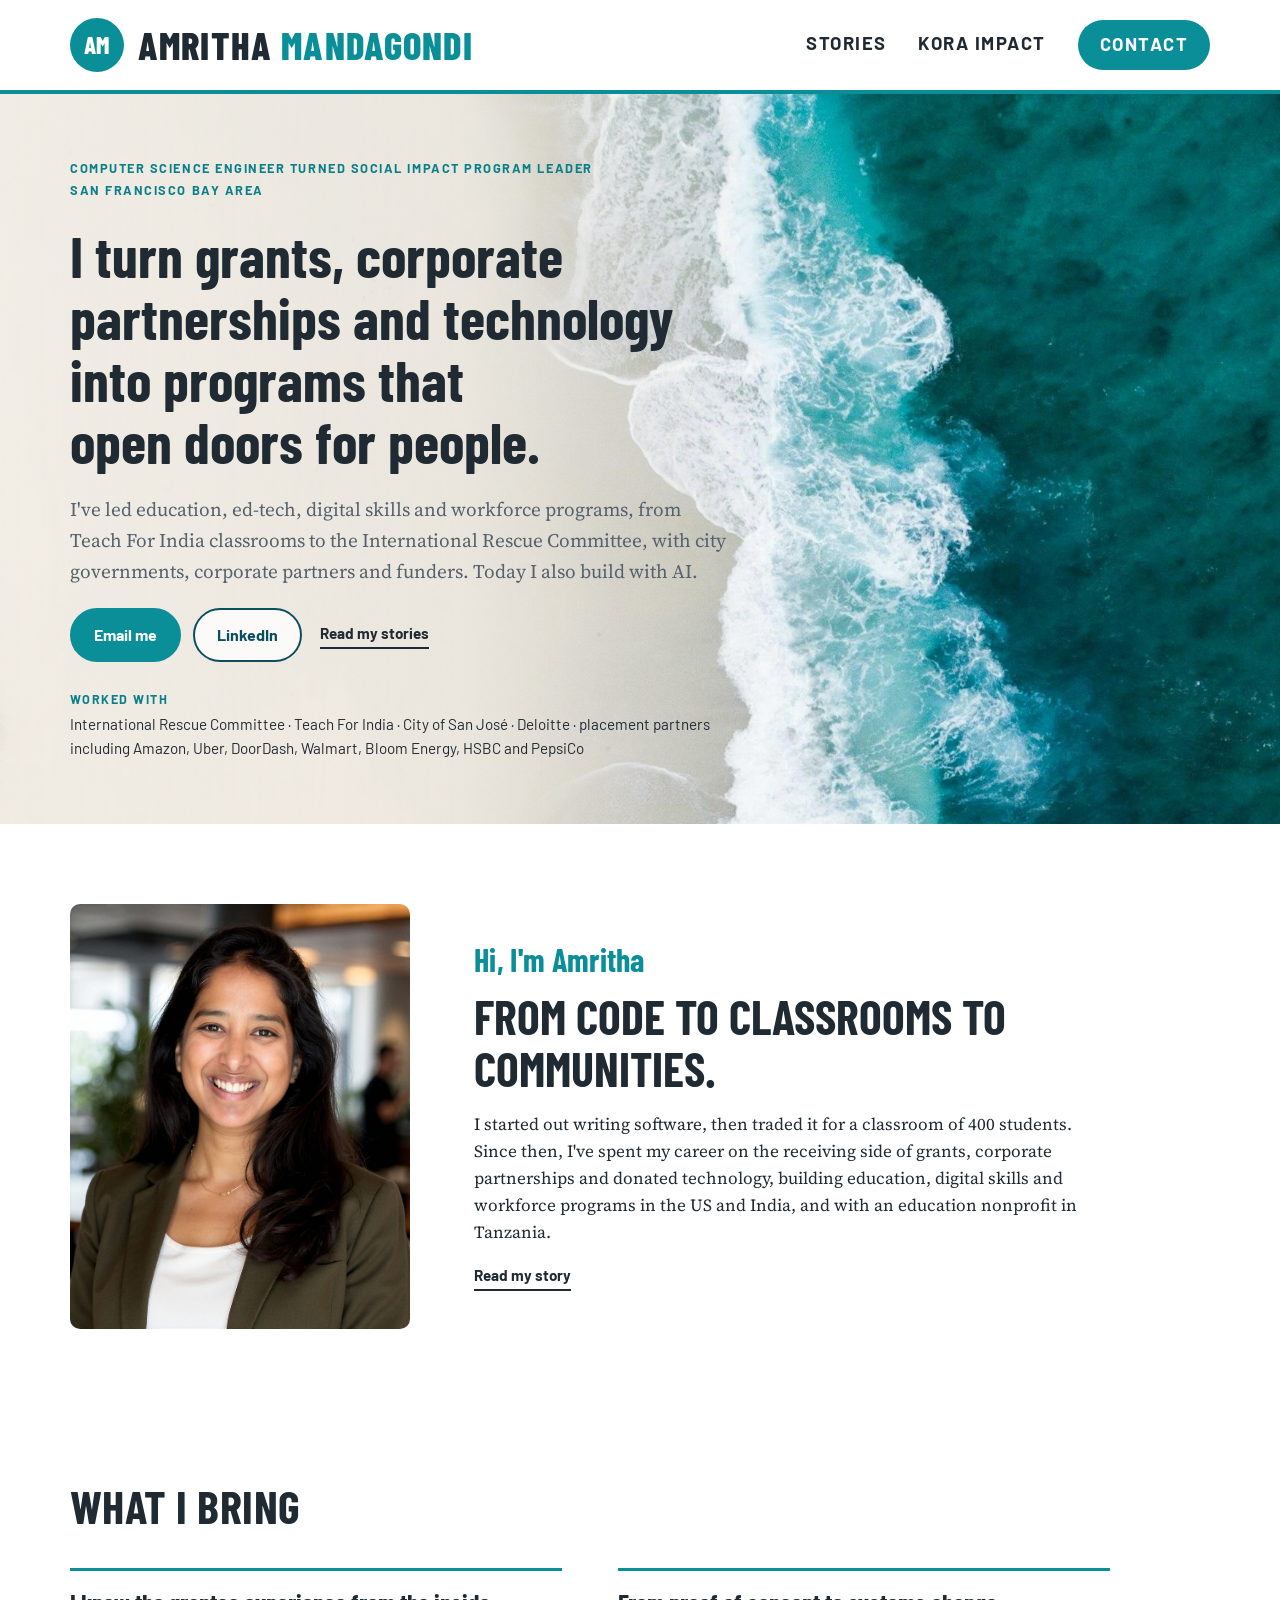
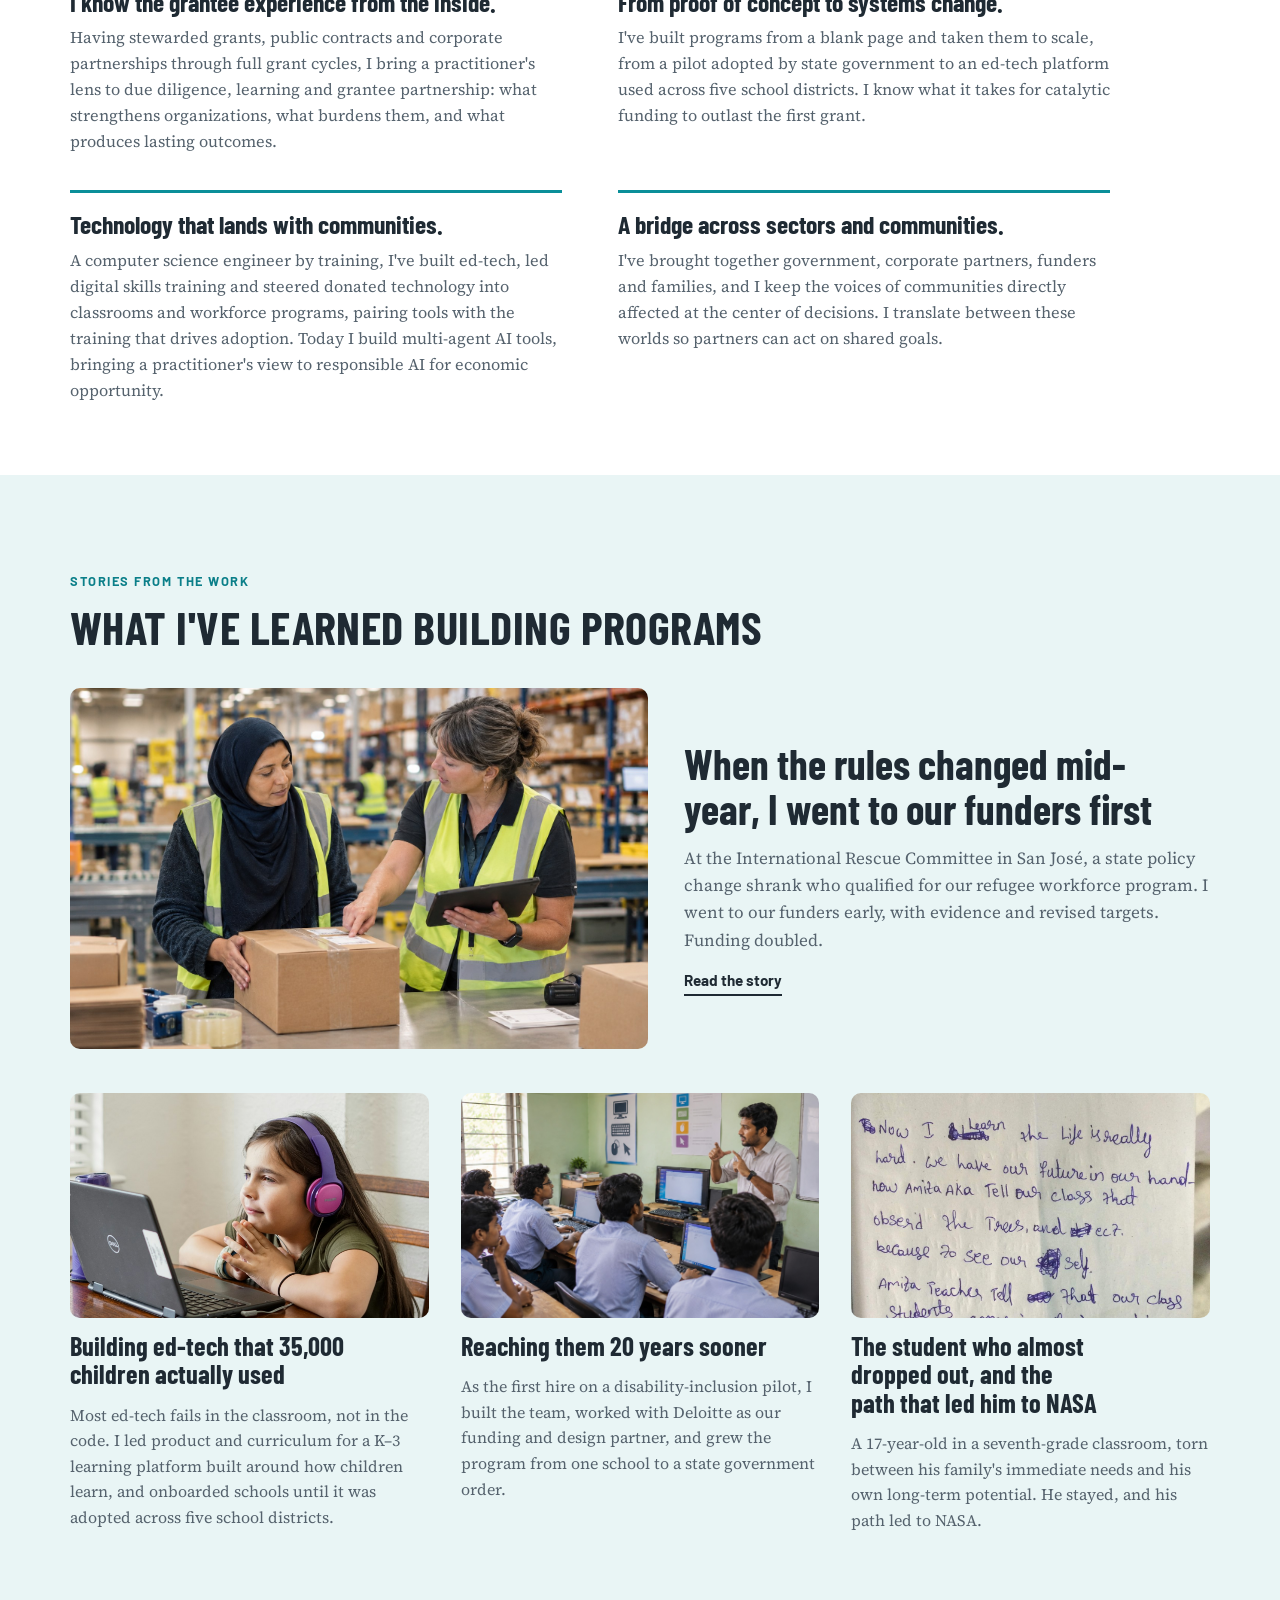
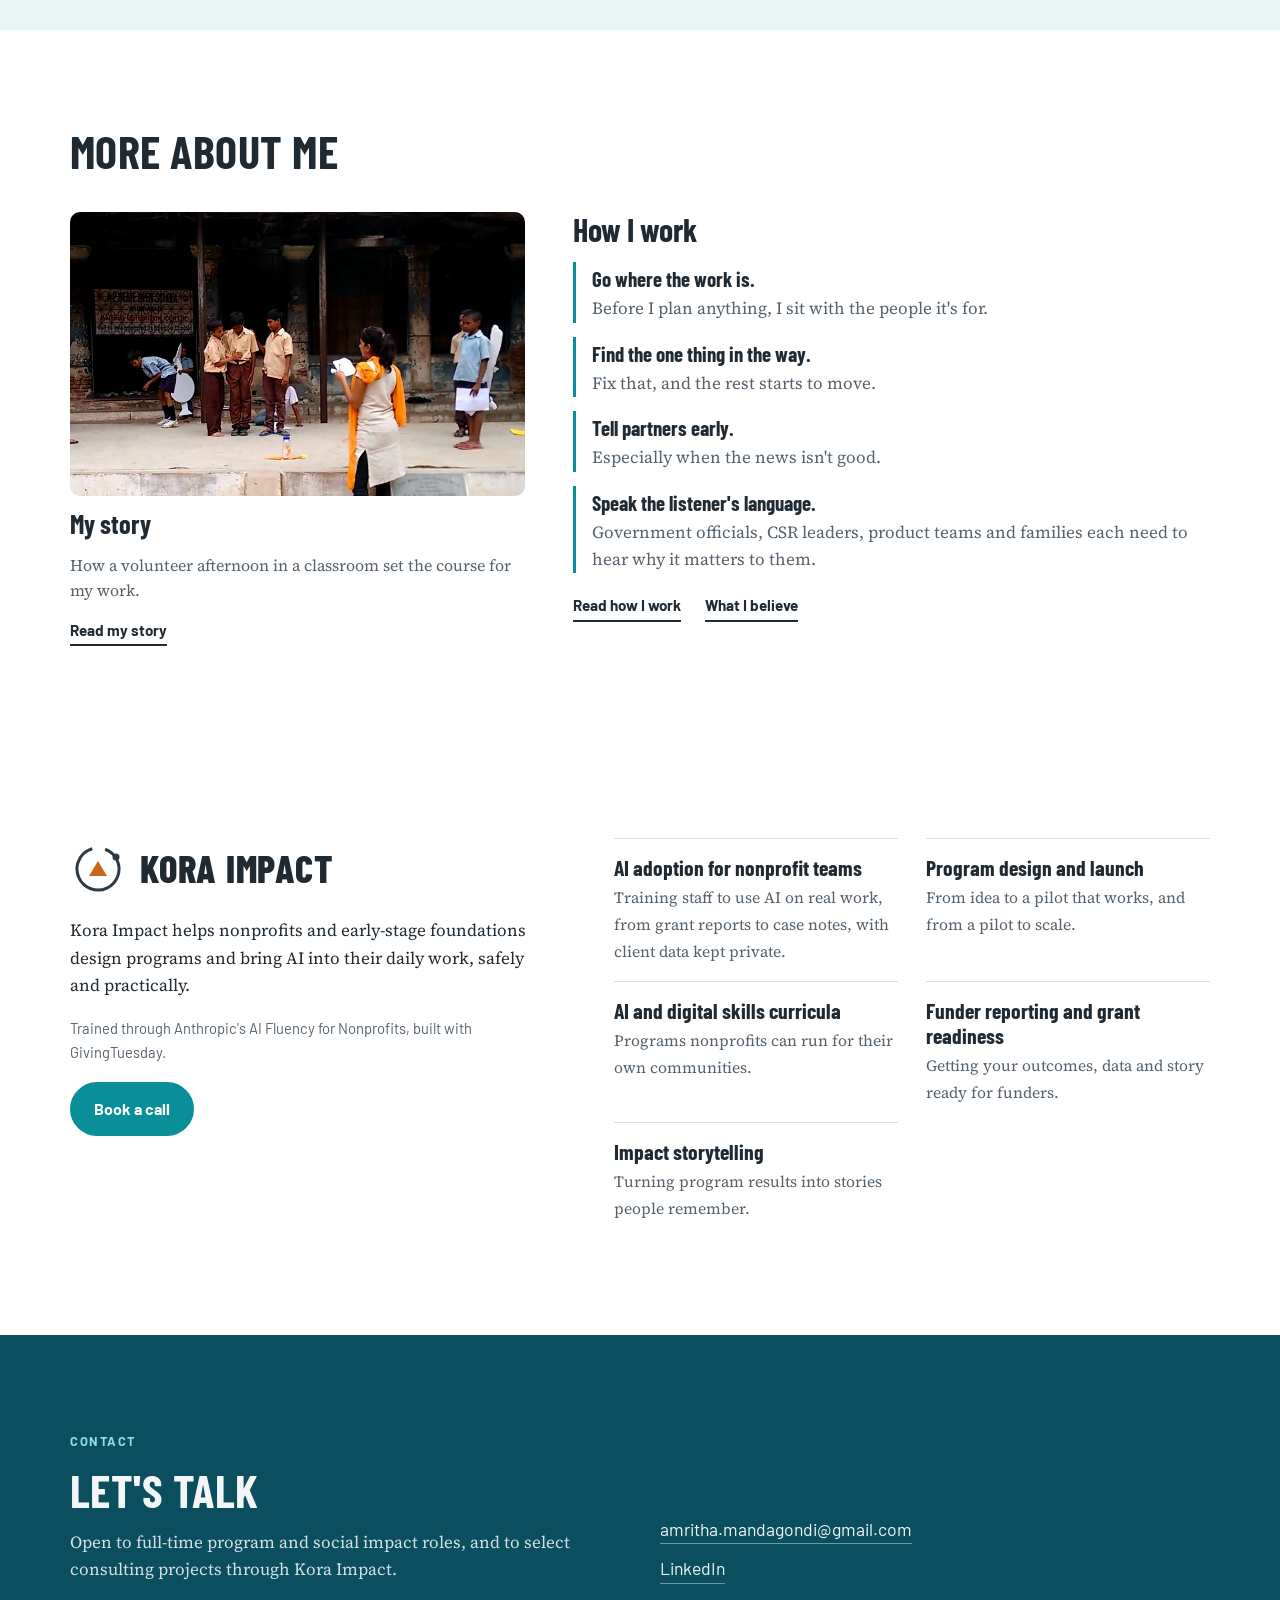
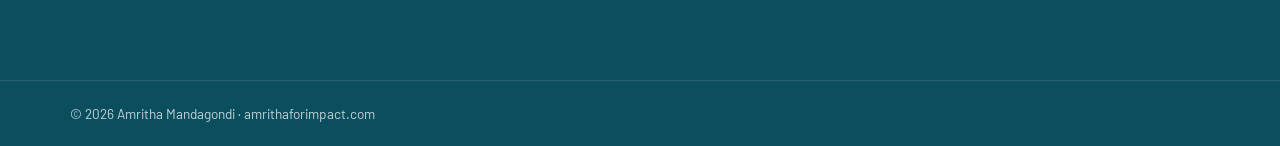
<file: index.html>
<!doctype html>
<html lang="en">
<head>
<meta charset="utf-8">
<meta name="viewport" content="width=device-width, initial-scale=1, viewport-fit=cover">
<title>Amritha Mandagondi · Computer science engineer turned social impact program leader</title>
<meta name="description" content="Computer science engineer turned social impact program leader. Education, ed-tech, digital skills and workforce programs with the International Rescue Committee, Teach For India and corporate partners.">
<meta property="og:title" content="Amritha Mandagondi · Computer science engineer turned social impact program leader">
<meta property="og:description" content="Computer science engineer turned social impact program leader. Education, ed-tech, digital skills and workforce programs with the International Rescue Committee, Teach For India and corporate partners.">
<meta property="og:type" content="website">
<meta property="og:image" content="https://amrithaforimpact.com/social-preview.jpg">
<meta property="og:image:width" content="1200">
<meta property="og:image:height" content="627">
<meta name="twitter:card" content="summary_large_image">
<link rel="icon" href="favicon.svg" type="image/svg+xml">
<link rel="preconnect" href="https://fonts.googleapis.com"><link rel="preconnect" href="https://fonts.gstatic.com" crossorigin><link href="https://fonts.googleapis.com/css2?family=Barlow+Condensed:wght@600;700;800&family=Barlow:wght@500;600;700&family=Source+Serif+4:ital,opsz,wght@0,8..60,400;0,8..60,600;1,8..60,400&display=swap" rel="stylesheet">
<link rel="stylesheet" href="styles.css?v=18">
</head>
<body>
<header class="site-header">
  <div class="wrap">
    <a class="brand" href="index.html" aria-label="Amritha Mandagondi, home"><span class="mono" aria-hidden="true">AM</span><span>Amritha <span class="brand-accent">Mandagondi</span></span></a>
    <nav class="nav" aria-label="Main">
      <a href="index.html#stories">Stories</a>
      <a href="index.html#kora">Kora Impact</a>
      <a href="index.html#contact">Contact</a>
    </nav>
  </div>
</header>
<main>

<section class="hero">
  <div class="wrap">
    <div class="hero-text">
      <span class="eyebrow">Computer science engineer turned social impact program leader<br>San Francisco Bay Area</span>
      <h1>I turn grants, corporate partnerships and technology into programs that open doors for people.</h1>
      <p class="lede">I've led education, ed-tech, digital skills and workforce programs, from Teach For India classrooms to the International Rescue Committee, with city governments, corporate partners and funders. Today I also build with AI.</p>
      <div class="hero-actions">
        <a class="btn btn-solid" href="mailto:amritha.mandagondi@gmail.com">Email me</a>
        <a class="btn" href="https://www.linkedin.com/in/amrithamandagondi" target="_blank" rel="noopener">LinkedIn</a>
        <a class="more hero-more" href="#stories">Read my stories</a>
      </div>
      <p class="worked-with-line"><span>Worked with</span> International Rescue Committee · Teach For India · City of San José · Deloitte · placement partners including Amazon, Uber, DoorDash, Walmart, Bloom Energy, HSBC and PepsiCo</p>
    </div>
  </div>
</section>

<section class="meet">
  <div class="wrap">
    <img class="meet-img" src="amritha.jpg" alt="Portrait of Amritha Mandagondi">
    <div class="meet-text">
      <span class="hi">Hi, I'm Amritha</span>
      <p class="meet-quote">From code to classrooms to communities.</p>
      <p>I started out writing software, then traded it for a classroom of 400 students. Since then, I've spent my career on the receiving side of grants, corporate partnerships and donated technology, building education, digital skills and workforce programs in the US and India, and with an education nonprofit in Tanzania.</p>
      <a class="more" href="my-story.html">Read my story</a>
    </div>
  </div>
</section>

<section id="bring">
  <div class="wrap">
    <div class="section-head"><h2 class="section-title">What I bring</h2></div>
    <ul class="bring">
      <li><strong>I know the grantee experience from the inside.</strong> Having stewarded grants, public contracts and corporate partnerships through full grant cycles, I bring a practitioner's lens to due diligence, learning and grantee partnership: what strengthens organizations, what burdens them, and what produces lasting outcomes.</li>
      <li><strong>From proof of concept to systems change.</strong> I've built programs from a blank page and taken them to scale, from a pilot adopted by state government to an ed-tech platform used across five school districts. I know what it takes for catalytic funding to outlast the first grant.</li>
      <li><strong>Technology that lands with communities.</strong> A computer science engineer by training, I've built ed-tech, led digital skills training and steered donated technology into classrooms and workforce programs, pairing tools with the training that drives adoption. Today I build multi-agent AI tools, bringing a practitioner's view to responsible AI for economic opportunity.</li>
      <li><strong>A bridge across sectors and communities.</strong> I've brought together government, corporate partners, funders and families, and I keep the voices of communities directly affected at the center of decisions. I translate between these worlds so partners can act on shared goals.</li>
    </ul>
  </div>
</section>

<section id="stories" class="tint">
  <div class="wrap">
    <div class="section-head"><span class="eyebrow">Stories from the work</span><h2 class="section-title">What I've learned building programs</h2></div>
    <a class="feature" href="story-irc-funding.html"><img class="card-img" src="photo-irc.jpg" alt="A warehouse supervisor showing a new employee how to label a package at a packing station" loading="lazy"><div class="feature-text"><h3>When the rules changed mid-year, I went to our funders first</h3><p>At the International Rescue Committee in San José, a state policy change shrank who qualified for our refugee workforce program. I went to our funders early, with evidence and revised targets. Funding doubled.</p><span class="more">Read the story</span></div></a>
    <div class="grid-3">
      <a class="card" href="story-pathtoexcel.html"><img class="card-img" src="photo-pathtoexcel.jpg" alt="A young girl with headphones learning on a laptop" loading="lazy"><h3>Building ed-tech that 35,000 children actually used</h3><p>Most ed-tech fails in the classroom, not in the code. I led product and curriculum for a K–3 learning platform built around how children learn, and onboarded schools until it was adopted across five school districts.</p></a>
      <a class="card" href="story-youth4jobs.html"><img class="card-img" src="photo-youth4jobs.jpg" alt="An instructor signing to deaf students in a school computer lab" loading="lazy"><h3>Reaching them 20 years sooner</h3><p>As the first hire on a disability-inclusion pilot, I built the team, worked with Deloitte as our funding and design partner, and grew the program from one school to a state government order.</p></a>
      <a class="card" href="story-teach-for-india.html"><img class="card-img" src="student-note-card.jpg" alt="A student's handwritten note: Now I learn the life is really hard. We have our future in our hand." loading="lazy"><h3>The student who almost dropped out, and the path that led him to NASA</h3><p>A 17-year-old in a seventh-grade classroom, torn between his family's immediate needs and his own long-term potential. He stayed, and his path led to NASA.</p></a>
    </div>
  </div>
</section>


<section id="about">
  <div class="wrap">
    <div class="section-head"><h2 class="section-title">More about me</h2></div>
    <div class="about-row">
      <div class="card"><img class="card-img" src="teaching-outdoors.jpg" alt="Amritha leading an outdoor activity with students at a government school in India" loading="lazy"><h3>My story</h3><p>How a volunteer afternoon in a classroom set the course for my work.</p><a class="more" href="my-story.html">Read my story</a></div>
      <div class="hiw-mini">
        <h3>How I work</h3>
        <ul>
          <li><strong>Go where the work is.</strong> Before I plan anything, I sit with the people it's for.</li>
          <li><strong>Find the one thing in the way.</strong> Fix that, and the rest starts to move.</li>
          <li><strong>Tell partners early.</strong> Especially when the news isn't good.</li>
          <li><strong>Speak the listener's language.</strong> Government officials, CSR leaders, product teams and families each need to hear why it matters to them.</li>
        </ul>
        <p class="hiw-links"><a class="more" href="how-i-work.html">Read how I work</a><a class="more" href="what-i-believe.html">What I believe</a></p>
      </div>
    </div>
  </div>
</section>

<section id="kora" class="kora">
  <div class="wrap">
    <div class="kora-intro">
      <div class="kora-mark"><svg viewBox="0 0 56 56" aria-hidden="true"><circle cx="28" cy="28" r="21" fill="none" stroke="#2e3a45" stroke-width="3" stroke-dasharray="118 14" transform="rotate(-70 28 28)"/><path d="M19 35 L28 20 L37 35 Z" fill="#c8681c"/><circle cx="46" cy="16" r="3.5" fill="#2e3a45"/></svg><span>Kora Impact</span></div>
      <p>Kora Impact helps nonprofits and early-stage foundations design programs and bring AI into their daily work, safely and practically.</p>
      <p class="kora-note">Trained through Anthropic's AI Fluency for Nonprofits, built with GivingTuesday.</p>
      <p><a class="btn btn-solid" href="https://docs.google.com/forms/d/e/1FAIpQLSe-I0rdW7DKGYNrbHm2So-DHkjAGszUHiwaADvJ9BTli4YFmw/viewform" target="_blank" rel="noopener">Book a call</a></p>
    </div>
    <div>
      <ul class="services">
        <li><strong>AI adoption for nonprofit teams</strong><span>Training staff to use AI on real work, from grant reports to case notes, with client data kept private.</span></li>
        <li><strong>Program design and launch</strong><span>From idea to a pilot that works, and from a pilot to scale.</span></li>
        <li><strong>AI and digital skills curricula</strong><span>Programs nonprofits can run for their own communities.</span></li>
        <li><strong>Funder reporting and grant readiness</strong><span>Getting your outcomes, data and story ready for funders.</span></li>
        <li><strong>Impact storytelling</strong><span>Turning program results into stories people remember.</span></li>
      </ul>
    </div>
  </div>
</section>

<section id="contact" class="band contact">
  <div class="wrap">
    <div style="display:grid;gap:14px">
      <span class="eyebrow">Contact</span>
      <h2 class="section-title">Let's talk</h2>
      <p style="color:#c9d1d8">Open to full-time program and social impact roles, and to select consulting projects through Kora Impact.</p>
    </div>
    <div class="contact-links">
      <a href="mailto:amritha.mandagondi@gmail.com">amritha.mandagondi@gmail.com</a>
      <a href="https://www.linkedin.com/in/amrithamandagondi" target="_blank" rel="noopener">LinkedIn</a>
    </div>
  </div>
</section>
<script src="site.js"></script>
</main>
<footer class="site-footer"><div class="wrap">© 2026 Amritha Mandagondi · amrithaforimpact.com</div></footer>
</body>
</html>
</file>
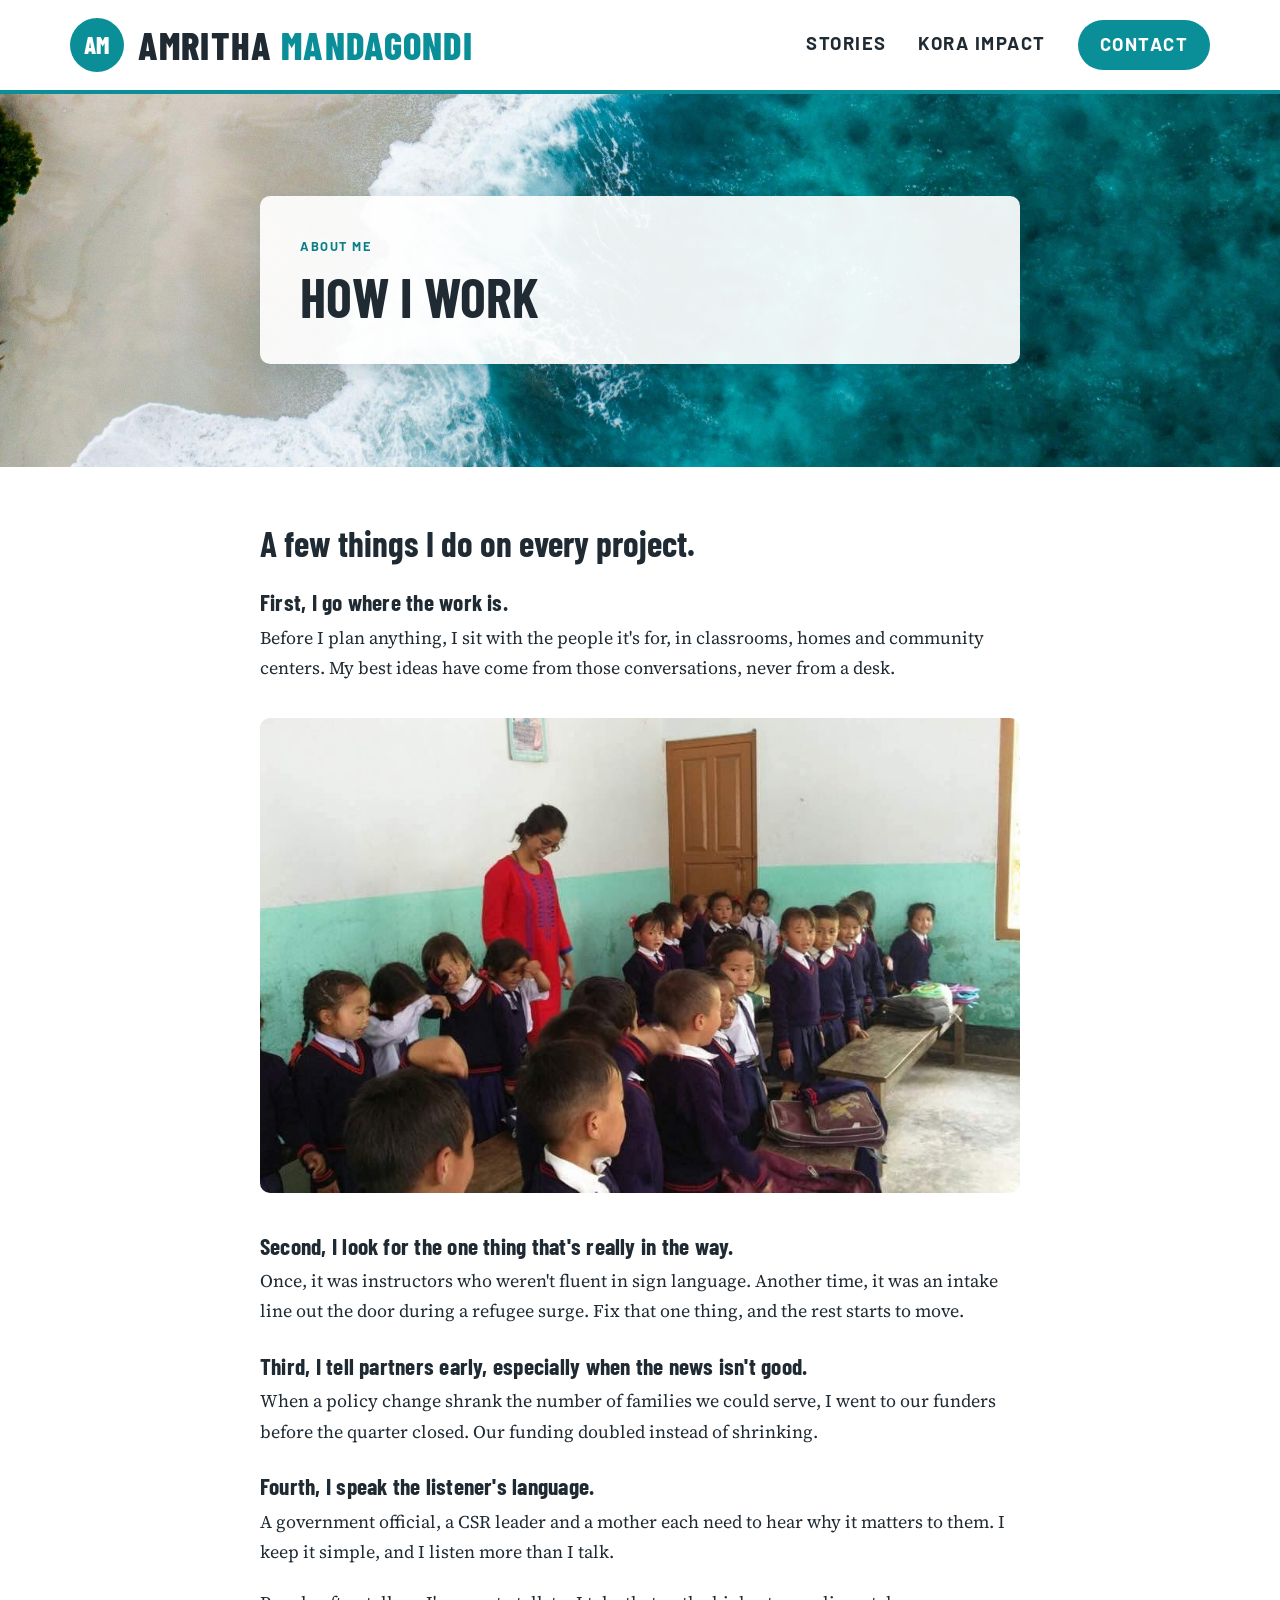
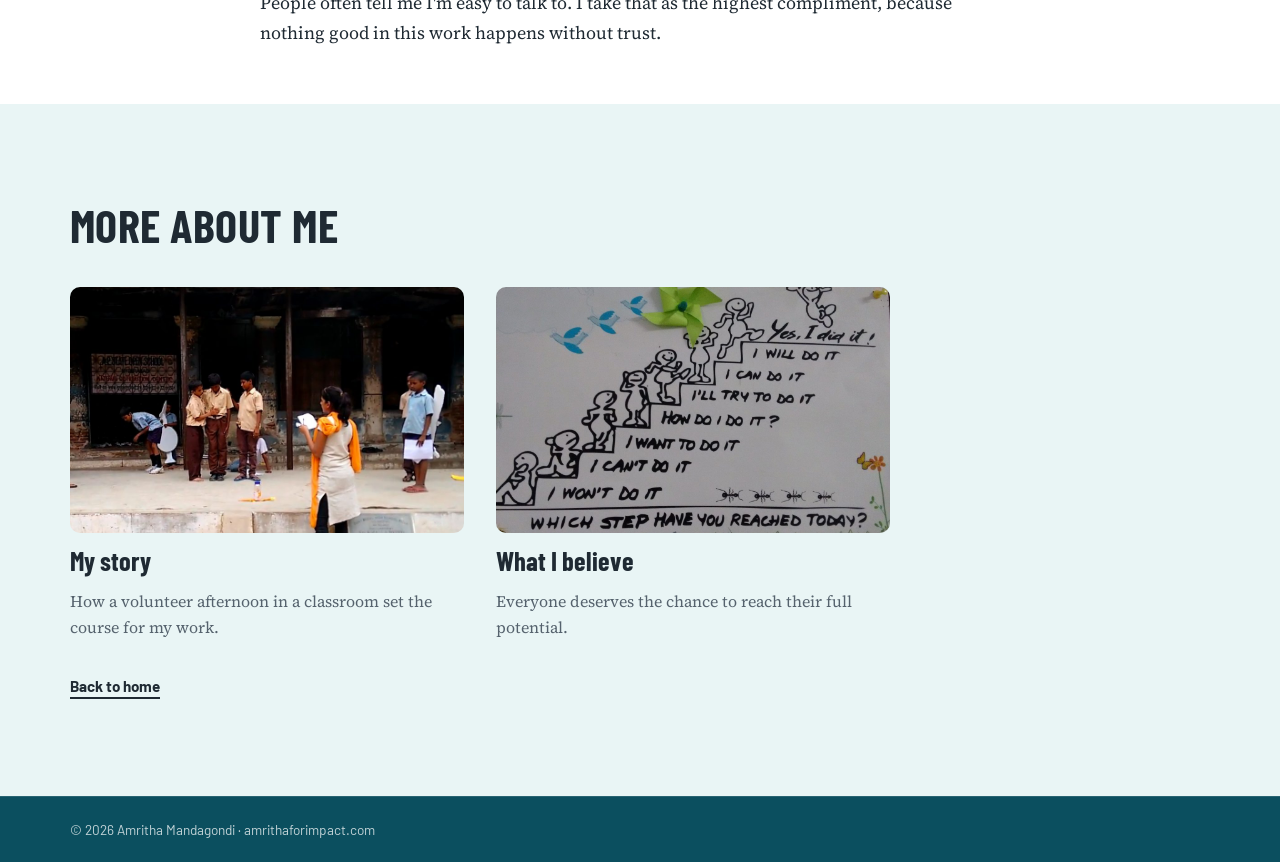
<file: how-i-work.html>
<!doctype html>
<html lang="en">
<head>
<meta charset="utf-8">
<meta name="viewport" content="width=device-width, initial-scale=1, viewport-fit=cover">
<title>How I work | Amritha Mandagondi</title>
<meta name="description" content="A few things I do on every project.">
<meta property="og:title" content="How I work | Amritha Mandagondi">
<meta property="og:description" content="A few things I do on every project.">
<meta property="og:type" content="website">
<meta property="og:image" content="https://amrithaforimpact.com/social-preview.jpg">
<meta property="og:image:width" content="1200">
<meta property="og:image:height" content="627">
<meta name="twitter:card" content="summary_large_image">
<link rel="icon" href="favicon.svg" type="image/svg+xml">
<link rel="preconnect" href="https://fonts.googleapis.com"><link rel="preconnect" href="https://fonts.gstatic.com" crossorigin><link href="https://fonts.googleapis.com/css2?family=Barlow+Condensed:wght@600;700;800&family=Barlow:wght@500;600;700&family=Source+Serif+4:ital,opsz,wght@0,8..60,400;0,8..60,600;1,8..60,400&display=swap" rel="stylesheet">
<link rel="stylesheet" href="styles.css?v=18">
</head>
<body>
<header class="site-header">
  <div class="wrap">
    <a class="brand" href="index.html" aria-label="Amritha Mandagondi, home"><span class="mono" aria-hidden="true">AM</span><span>Amritha <span class="brand-accent">Mandagondi</span></span></a>
    <nav class="nav" aria-label="Main">
      <a href="index.html#stories">Stories</a>
      <a href="index.html#kora">Kora Impact</a>
      <a href="index.html#contact">Contact</a>
    </nav>
  </div>
</header>
<main>

<section class="story-head">
  <div class="wrap story-col">
    <div class="story-panel">
      <span class="eyebrow">About me</span>
      <h1>How I work</h1>
    </div>
  </div>
</section>
<section class="story-main">
  <div class="wrap story-col">
    <article class="story-body">
      <p><span class="lead-line">A few things I do on every project.</span></p>
      <p><strong>First, I go where the work is.</strong><br>Before I plan anything, I sit with the people it's for, in classrooms, homes and community centers. My best ideas have come from those conversations, never from a desk.</p>
      <figure class="body-fig"><img class="card-img" src="northeast-classroom.jpg" alt="Amritha with young students in a classroom in Northeast India" loading="lazy"></figure>
      <p><strong>Second, I look for the one thing that's really in the way.</strong><br>Once, it was instructors who weren't fluent in sign language. Another time, it was an intake line out the door during a refugee surge. Fix that one thing, and the rest starts to move.</p>
      <p><strong>Third, I tell partners early, especially when the news isn't good.</strong><br>When a policy change shrank the number of families we could serve, I went to our funders before the quarter closed. Our funding doubled instead of shrinking.</p>
      <p><strong>Fourth, I speak the listener's language.</strong><br>A government official, a CSR leader and a mother each need to hear why it matters to them. I keep it simple, and I listen more than I talk.</p>
      <p>People often tell me I'm easy to talk to. I take that as the highest compliment, because nothing good in this work happens without trust.</p>
    </article>
  </div>
</section>


<section class="tint">
  <div class="wrap">
    <div class="section-head"><h2 class="section-title">More about me</h2></div>
    <div class="grid-2">
      <a class="card" href="my-story.html"><img class="card-img" src="teaching-outdoors.jpg" alt="Amritha leading an outdoor activity with students at a government school in India" loading="lazy"><h3>My story</h3><p>How a volunteer afternoon in a classroom set the course for my work.</p></a>
      <a class="card" href="what-i-believe.html"><img class="card-img" src="steps-poster.jpg" alt="Classroom poster of steps from I won't do it to Yes, I did it" loading="lazy"><h3>What I believe</h3><p>Everyone deserves the chance to reach their full potential.</p></a>
    </div>
    <p style="margin-top:32px"><a class="more" href="index.html#about">Back to home</a></p>
  </div>
</section>
</main>
<footer class="site-footer"><div class="wrap">© 2026 Amritha Mandagondi · amrithaforimpact.com</div></footer>
</body>
</html>
</file>
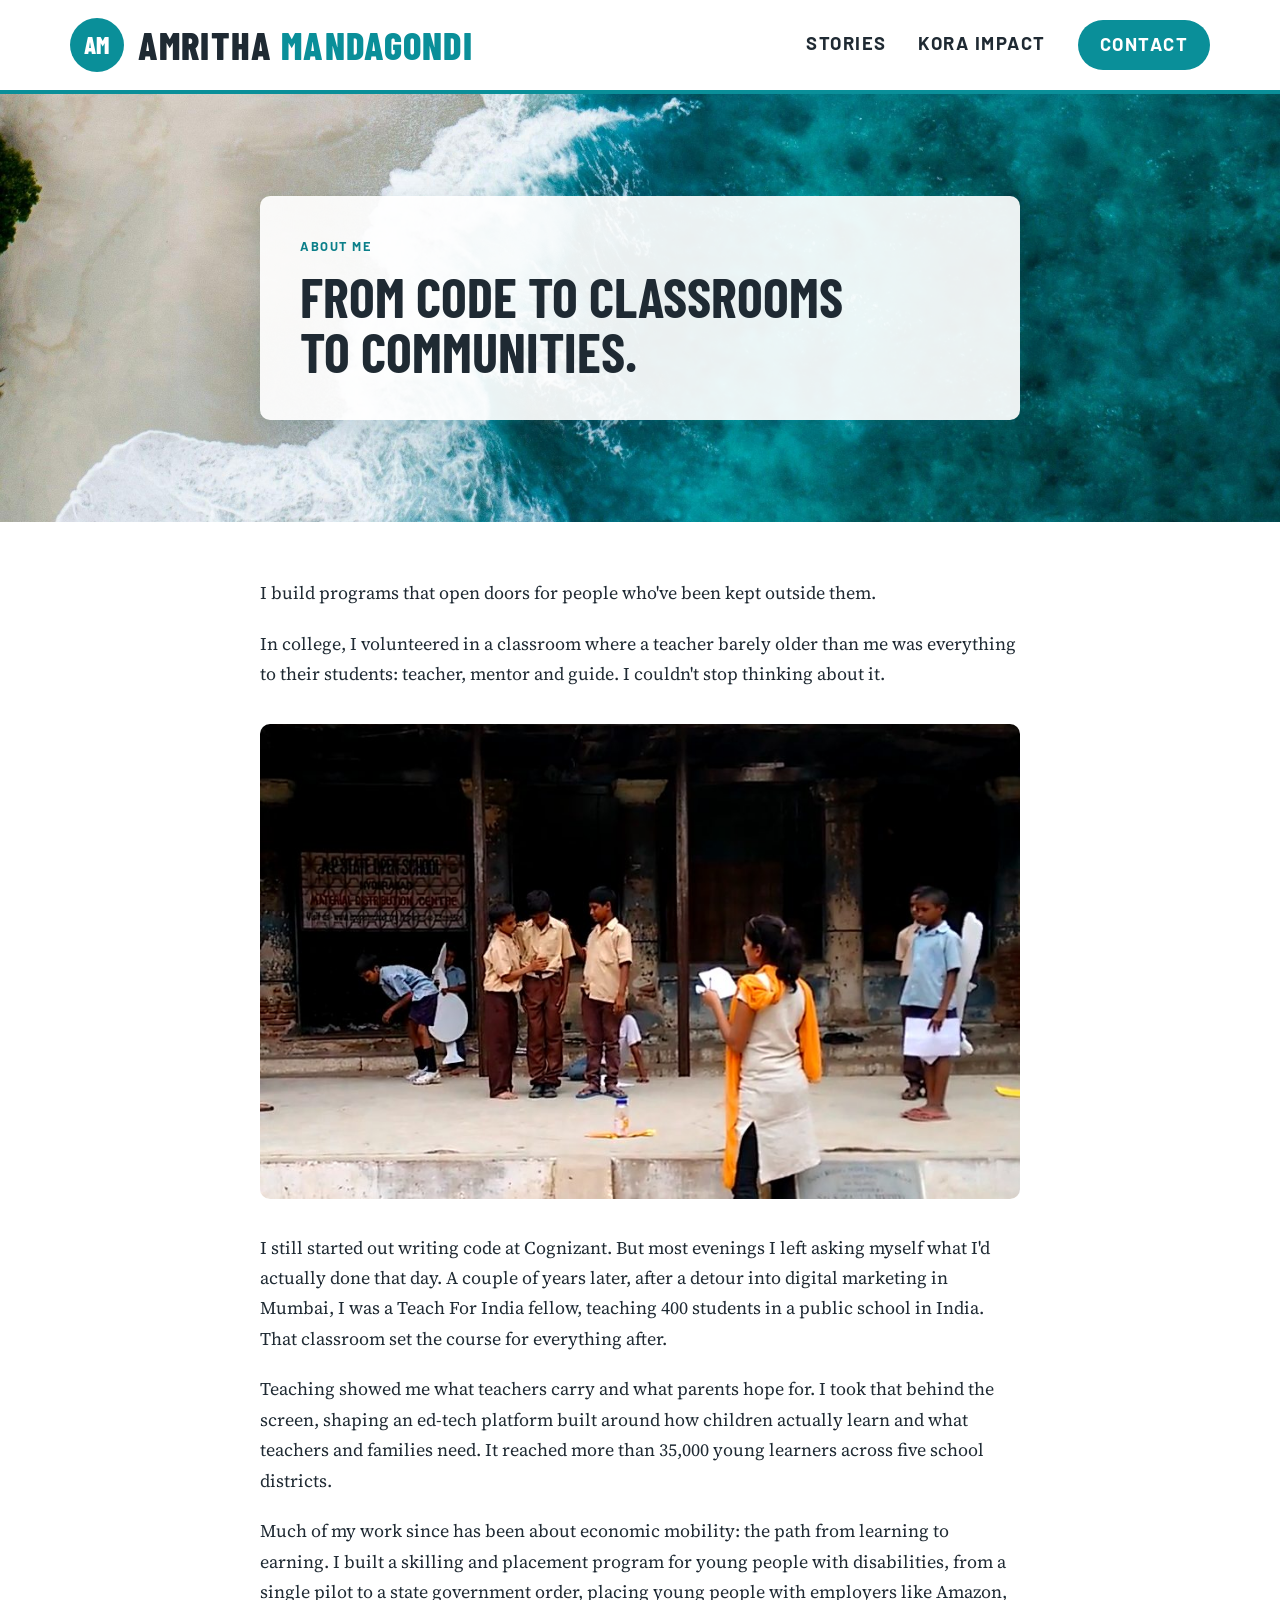
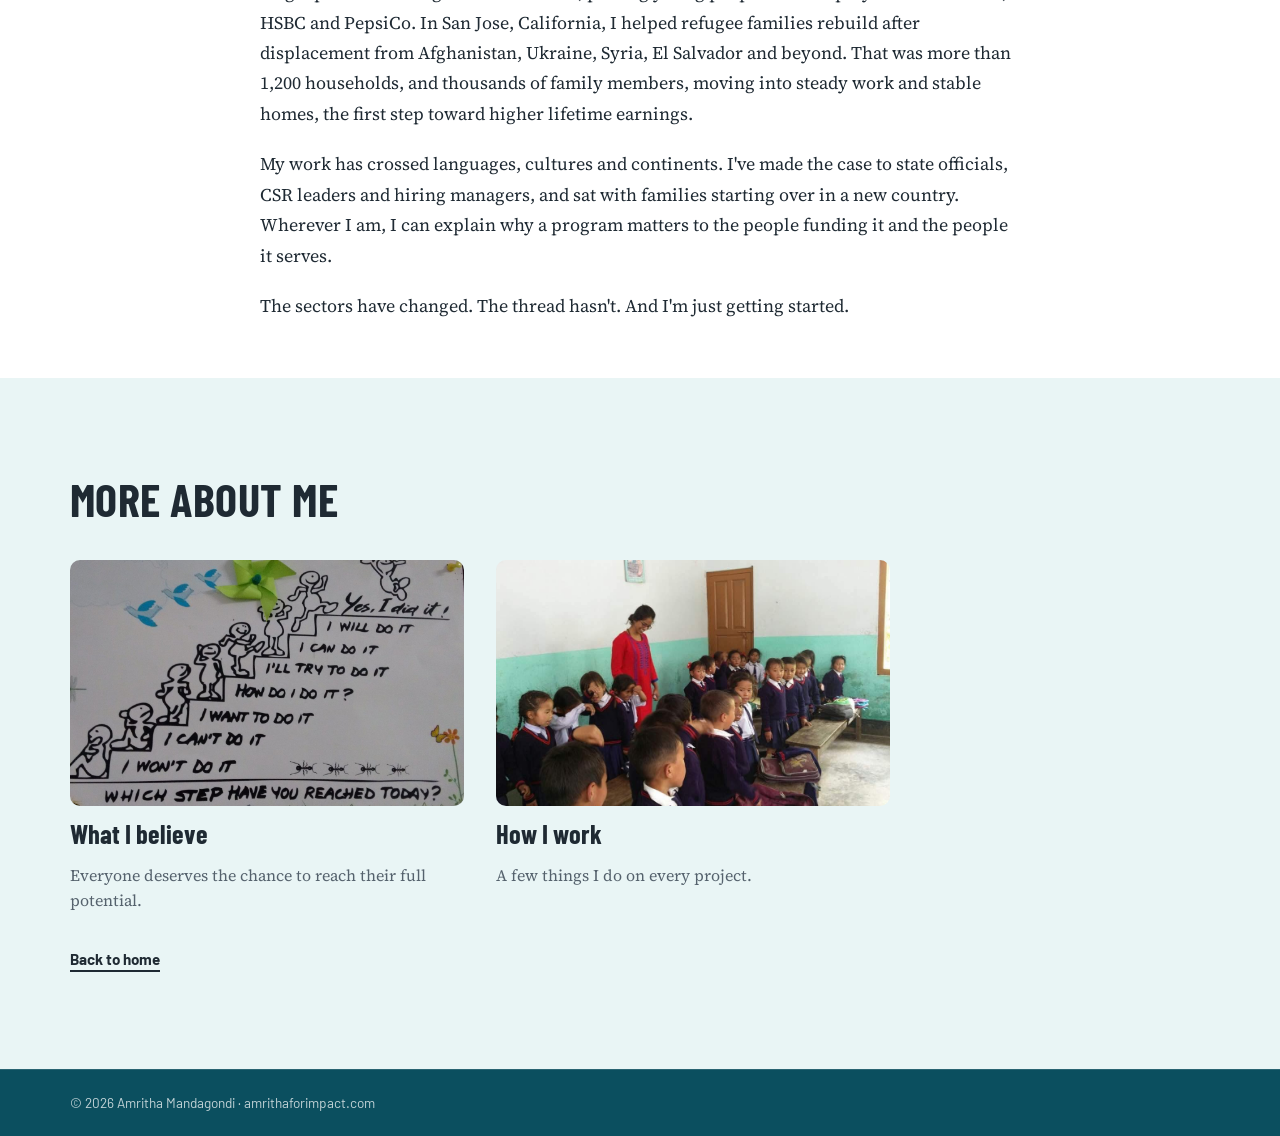
<file: my-story.html>
<!doctype html>
<html lang="en">
<head>
<meta charset="utf-8">
<meta name="viewport" content="width=device-width, initial-scale=1, viewport-fit=cover">
<title>My story | Amritha Mandagondi</title>
<meta name="description" content="I build programs that open doors for people who've been kept outside them.">
<meta property="og:title" content="My story | Amritha Mandagondi">
<meta property="og:description" content="I build programs that open doors for people who've been kept outside them.">
<meta property="og:type" content="website">
<meta property="og:image" content="https://amrithaforimpact.com/social-preview.jpg">
<meta property="og:image:width" content="1200">
<meta property="og:image:height" content="627">
<meta name="twitter:card" content="summary_large_image">
<link rel="icon" href="favicon.svg" type="image/svg+xml">
<link rel="preconnect" href="https://fonts.googleapis.com"><link rel="preconnect" href="https://fonts.gstatic.com" crossorigin><link href="https://fonts.googleapis.com/css2?family=Barlow+Condensed:wght@600;700;800&family=Barlow:wght@500;600;700&family=Source+Serif+4:ital,opsz,wght@0,8..60,400;0,8..60,600;1,8..60,400&display=swap" rel="stylesheet">
<link rel="stylesheet" href="styles.css?v=18">
</head>
<body>
<header class="site-header">
  <div class="wrap">
    <a class="brand" href="index.html" aria-label="Amritha Mandagondi, home"><span class="mono" aria-hidden="true">AM</span><span>Amritha <span class="brand-accent">Mandagondi</span></span></a>
    <nav class="nav" aria-label="Main">
      <a href="index.html#stories">Stories</a>
      <a href="index.html#kora">Kora Impact</a>
      <a href="index.html#contact">Contact</a>
    </nav>
  </div>
</header>
<main>

<section class="story-head">
  <div class="wrap story-col">
    <div class="story-panel">
      <span class="eyebrow">About me</span>
      <h1>From code to classrooms to communities.</h1>
    </div>
  </div>
</section>
<section class="story-main">
  <div class="wrap story-col">
    <article class="story-body">
      <p>I build programs that open doors for people who've been kept outside them.</p>
      <p>In college, I volunteered in a classroom where a teacher barely older than me was everything to their students: teacher, mentor and guide. I couldn't stop thinking about it.</p>
      <figure class="body-fig"><img class="card-img" src="teaching-outdoors.jpg" alt="Amritha leading an outdoor activity with students at a government school in India" loading="lazy"></figure>
      <p>I still started out writing code at Cognizant. But most evenings I left asking myself what I'd actually done that day. A couple of years later, after a detour into digital marketing in Mumbai, I was a Teach For India fellow, teaching 400 students in a public school in India. That classroom set the course for everything after.</p>
      <p>Teaching showed me what teachers carry and what parents hope for. I took that behind the screen, shaping an ed-tech platform built around how children actually learn and what teachers and families need. It reached more than 35,000 young learners across five school districts.</p>
      <p>Much of my work since has been about economic mobility: the path from learning to earning. I built a skilling and placement program for young people with disabilities, from a single pilot to a state government order, placing young people with employers like Amazon, HSBC and PepsiCo. In San Jose, California, I helped refugee families rebuild after displacement from Afghanistan, Ukraine, Syria, El Salvador and beyond. That was more than 1,200 households, and thousands of family members, moving into steady work and stable homes, the first step toward higher lifetime earnings.</p>
      <p>My work has crossed languages, cultures and continents. I've made the case to state officials, CSR leaders and hiring managers, and sat with families starting over in a new country. Wherever I am, I can explain why a program matters to the people funding it and the people it serves.</p>
      <p>The sectors have changed. The thread hasn't. And I'm just getting started.</p>
    </article>
  </div>
</section>


<section class="tint">
  <div class="wrap">
    <div class="section-head"><h2 class="section-title">More about me</h2></div>
    <div class="grid-2">
      <a class="card" href="what-i-believe.html"><img class="card-img" src="steps-poster.jpg" alt="Classroom poster of steps from I won't do it to Yes, I did it" loading="lazy"><h3>What I believe</h3><p>Everyone deserves the chance to reach their full potential.</p></a>
      <a class="card" href="how-i-work.html"><img class="card-img" src="northeast-classroom.jpg" alt="Amritha with young students in a classroom in Northeast India" loading="lazy"><h3>How I work</h3><p>A few things I do on every project.</p></a>
    </div>
    <p style="margin-top:32px"><a class="more" href="index.html#about">Back to home</a></p>
  </div>
</section>
</main>
<footer class="site-footer"><div class="wrap">© 2026 Amritha Mandagondi · amrithaforimpact.com</div></footer>
</body>
</html>
</file>
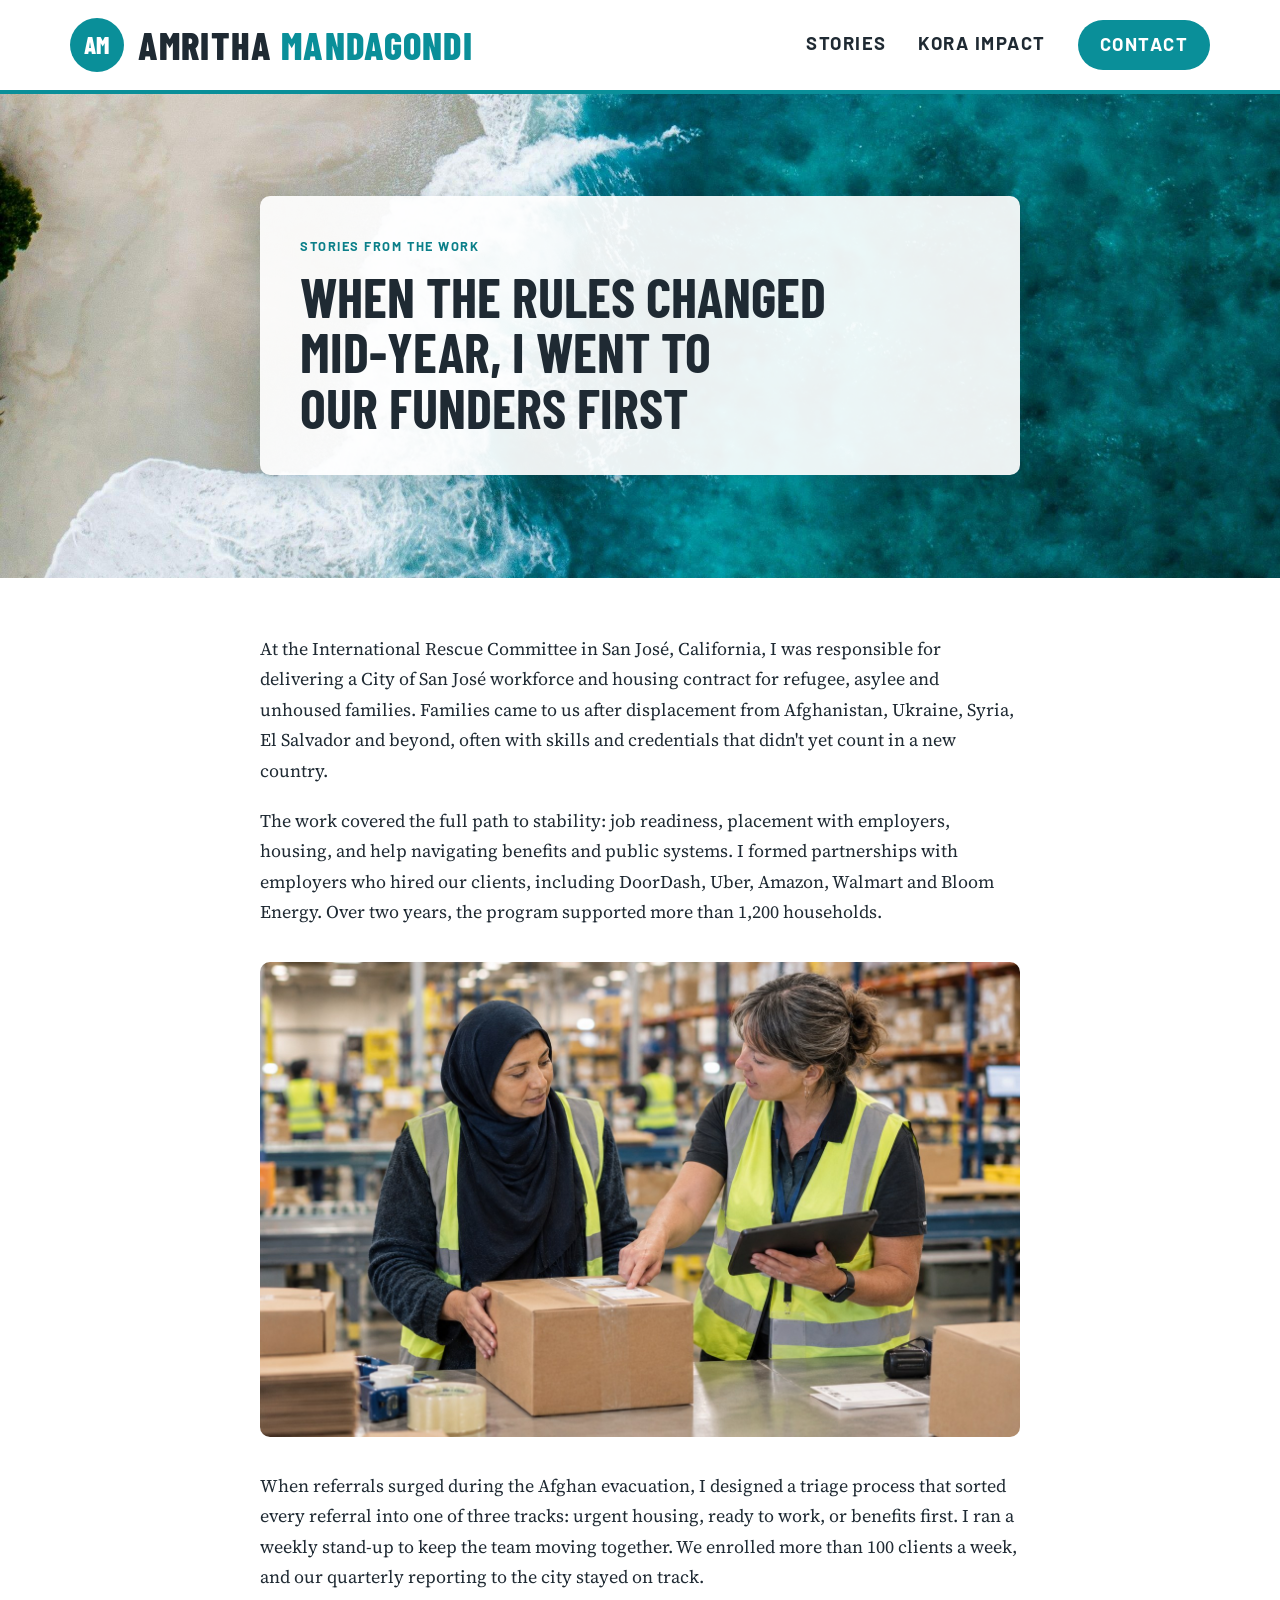
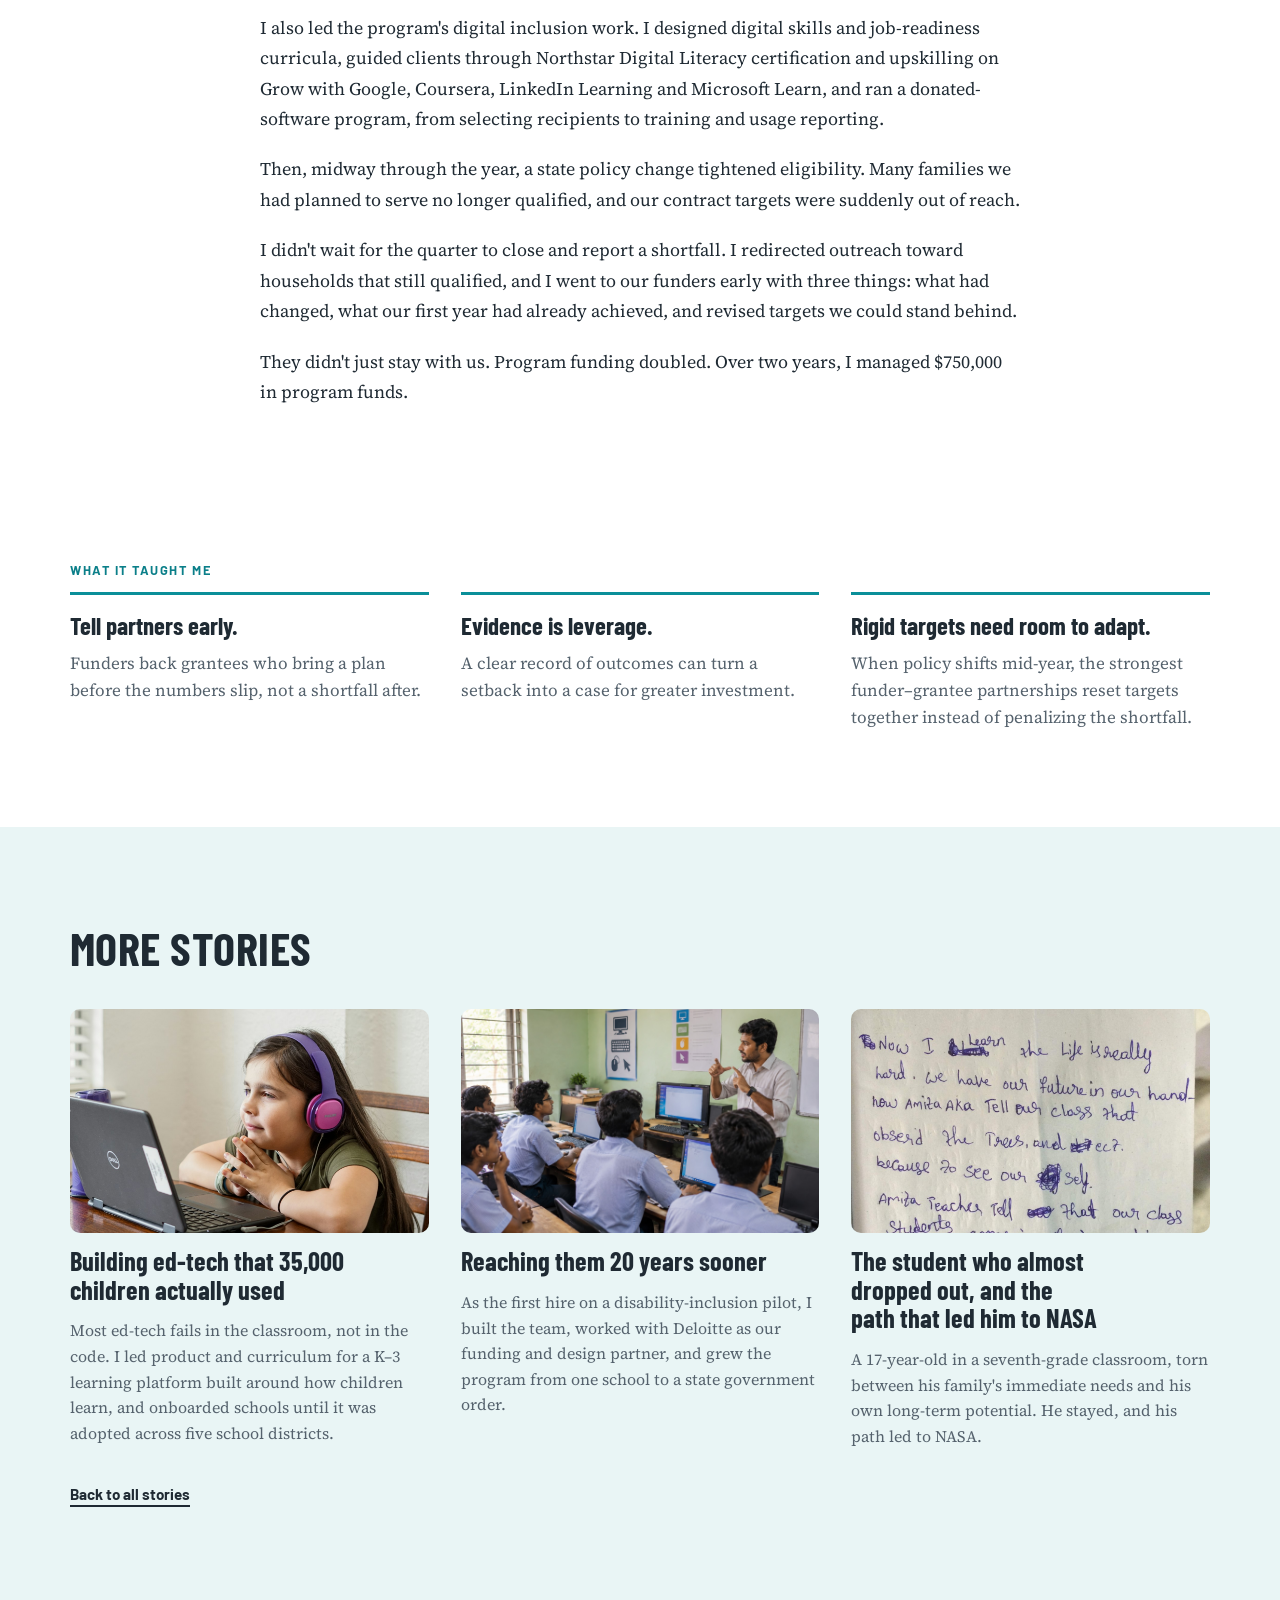
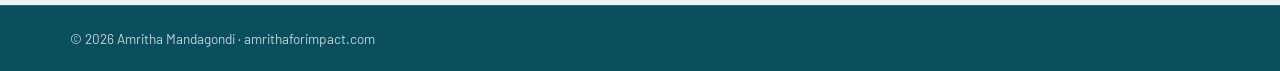
<file: story-irc-funding.html>
<!doctype html>
<html lang="en">
<head>
<meta charset="utf-8">
<meta name="viewport" content="width=device-width, initial-scale=1, viewport-fit=cover">
<title>When the rules changed mid-year, I went to our funders first | Amritha Mandagondi</title>
<meta name="description" content="At the International Rescue Committee in San José, a state policy change shrank who qualified for our refugee workforce program. I went to our funders early, with evidence and revised targets. Funding doubled.">
<meta property="og:title" content="When the rules changed mid-year, I went to our funders first | Amritha Mandagondi">
<meta property="og:description" content="At the International Rescue Committee in San José, a state policy change shrank who qualified for our refugee workforce program. I went to our funders early, with evidence and revised targets. Funding doubled.">
<meta property="og:type" content="website">
<meta property="og:image" content="https://amrithaforimpact.com/social-preview.jpg">
<meta property="og:image:width" content="1200">
<meta property="og:image:height" content="627">
<meta name="twitter:card" content="summary_large_image">
<link rel="icon" href="favicon.svg" type="image/svg+xml">
<link rel="preconnect" href="https://fonts.googleapis.com"><link rel="preconnect" href="https://fonts.gstatic.com" crossorigin><link href="https://fonts.googleapis.com/css2?family=Barlow+Condensed:wght@600;700;800&family=Barlow:wght@500;600;700&family=Source+Serif+4:ital,opsz,wght@0,8..60,400;0,8..60,600;1,8..60,400&display=swap" rel="stylesheet">
<link rel="stylesheet" href="styles.css?v=18">
</head>
<body>
<header class="site-header">
  <div class="wrap">
    <a class="brand" href="index.html" aria-label="Amritha Mandagondi, home"><span class="mono" aria-hidden="true">AM</span><span>Amritha <span class="brand-accent">Mandagondi</span></span></a>
    <nav class="nav" aria-label="Main">
      <a href="index.html#stories">Stories</a>
      <a href="index.html#kora">Kora Impact</a>
      <a href="index.html#contact">Contact</a>
    </nav>
  </div>
</header>
<main>

<section class="story-head">
  <div class="wrap story-col">
    <div class="story-panel">
      <span class="eyebrow">Stories from the work</span>
      <h1>When the rules changed mid-year, I went to our funders first</h1>
    </div>
  </div>
</section>
<section class="story-main">
  <div class="wrap story-col">
    <article class="story-body">
      <p>At the International Rescue Committee in San José, California, I was responsible for delivering a City of San José workforce and housing contract for refugee, asylee and unhoused families. Families came to us after displacement from Afghanistan, Ukraine, Syria, El Salvador and beyond, often with skills and credentials that didn't yet count in a new country.</p>
      <p>The work covered the full path to stability: job readiness, placement with employers, housing, and help navigating benefits and public systems. I formed partnerships with employers who hired our clients, including DoorDash, Uber, Amazon, Walmart and Bloom Energy. Over two years, the program supported more than 1,200 households.</p>
      <figure class="body-fig"><img class="card-img" src="photo-irc.jpg" alt="A warehouse supervisor showing a new employee how to label a package at a packing station" loading="lazy"></figure>
      <p>When referrals surged during the Afghan evacuation, I designed a triage process that sorted every referral into one of three tracks: urgent housing, ready to work, or benefits first. I ran a weekly stand-up to keep the team moving together. We enrolled more than 100 clients a week, and our quarterly reporting to the city stayed on track.</p>
      <p>I also led the program's digital inclusion work. I designed digital skills and job-readiness curricula, guided clients through Northstar Digital Literacy certification and upskilling on Grow with Google, Coursera, LinkedIn Learning and Microsoft Learn, and ran a donated-software program, from selecting recipients to training and usage reporting.</p>
      <p>Then, midway through the year, a state policy change tightened eligibility. Many families we had planned to serve no longer qualified, and our contract targets were suddenly out of reach.</p>
      <p>I didn't wait for the quarter to close and report a shortfall. I redirected outreach toward households that still qualified, and I went to our funders early with three things: what had changed, what our first year had already achieved, and revised targets we could stand behind.</p>
      <p>They didn't just stay with us. Program funding doubled. Over two years, I managed $750,000 in program funds.</p>
    </article>
  </div>
</section>

<section><div class="wrap"><div class="lesson"><span class="eyebrow">What it taught me</span><ul class="lessons"><li><strong>Tell partners early.</strong> Funders back grantees who bring a plan before the numbers slip, not a shortfall after.</li><li><strong>Evidence is leverage.</strong> A clear record of outcomes can turn a setback into a case for greater investment.</li><li><strong>Rigid targets need room to adapt.</strong> When policy shifts mid-year, the strongest funder–grantee partnerships reset targets together instead of penalizing the shortfall.</li></ul></div></div></section>
<section class="tint">
  <div class="wrap">
    <div class="section-head"><h2 class="section-title">More stories</h2></div>
    <div class="grid-3">
      <a class="card" href="story-pathtoexcel.html"><img class="card-img" src="photo-pathtoexcel.jpg" alt="A young girl with headphones learning on a laptop" loading="lazy"><h3>Building ed-tech that 35,000 children actually used</h3><p>Most ed-tech fails in the classroom, not in the code. I led product and curriculum for a K–3 learning platform built around how children learn, and onboarded schools until it was adopted across five school districts.</p></a>
      <a class="card" href="story-youth4jobs.html"><img class="card-img" src="photo-youth4jobs.jpg" alt="An instructor signing to deaf students in a school computer lab" loading="lazy"><h3>Reaching them 20 years sooner</h3><p>As the first hire on a disability-inclusion pilot, I built the team, worked with Deloitte as our funding and design partner, and grew the program from one school to a state government order.</p></a>
      <a class="card" href="story-teach-for-india.html"><img class="card-img" src="student-note-card.jpg" alt="A student's handwritten note: Now I learn the life is really hard. We have our future in our hand." loading="lazy"><h3>The student who almost dropped out, and the path that led him to NASA</h3><p>A 17-year-old in a seventh-grade classroom, torn between his family's immediate needs and his own long-term potential. He stayed, and his path led to NASA.</p></a>
    </div>
    <p style="margin-top:32px"><a class="more" href="index.html#stories">Back to all stories</a></p>
  </div>
</section>
</main>
<footer class="site-footer"><div class="wrap">© 2026 Amritha Mandagondi · amrithaforimpact.com</div></footer>
</body>
</html>
</file>
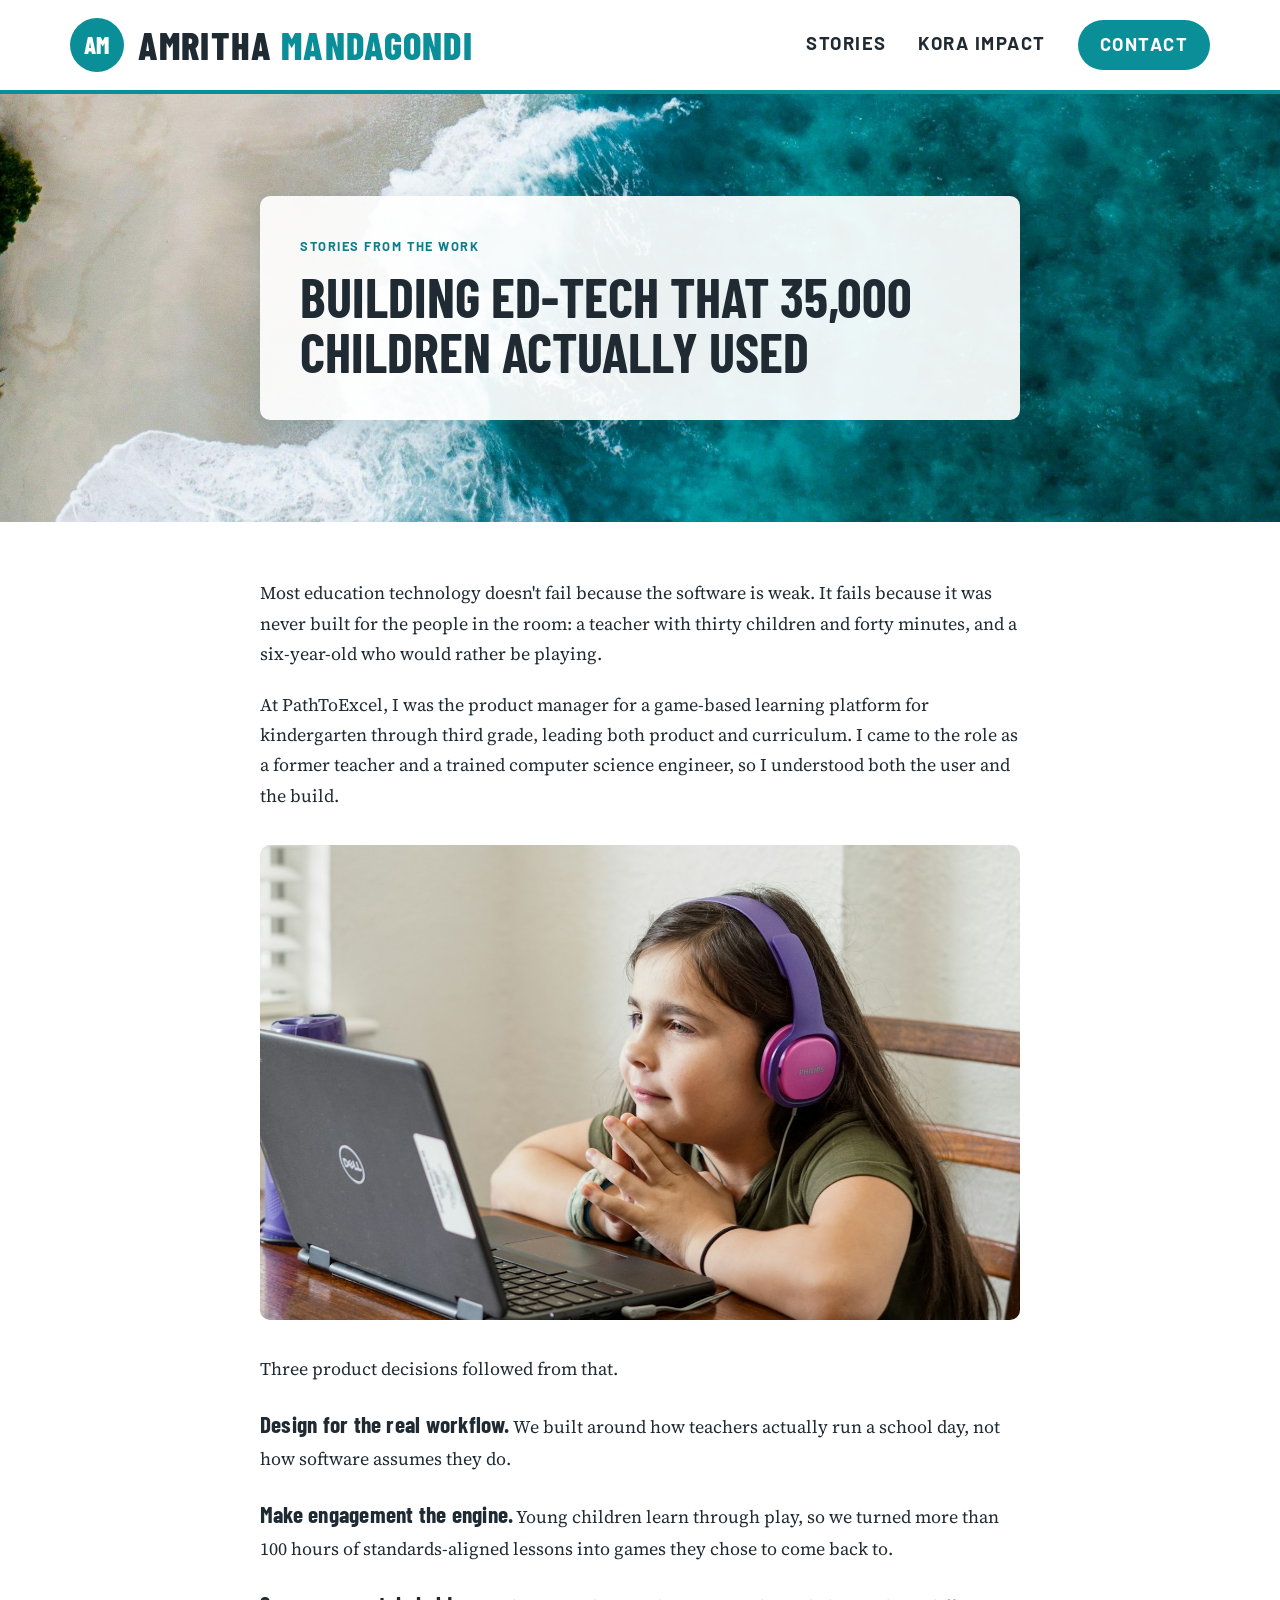
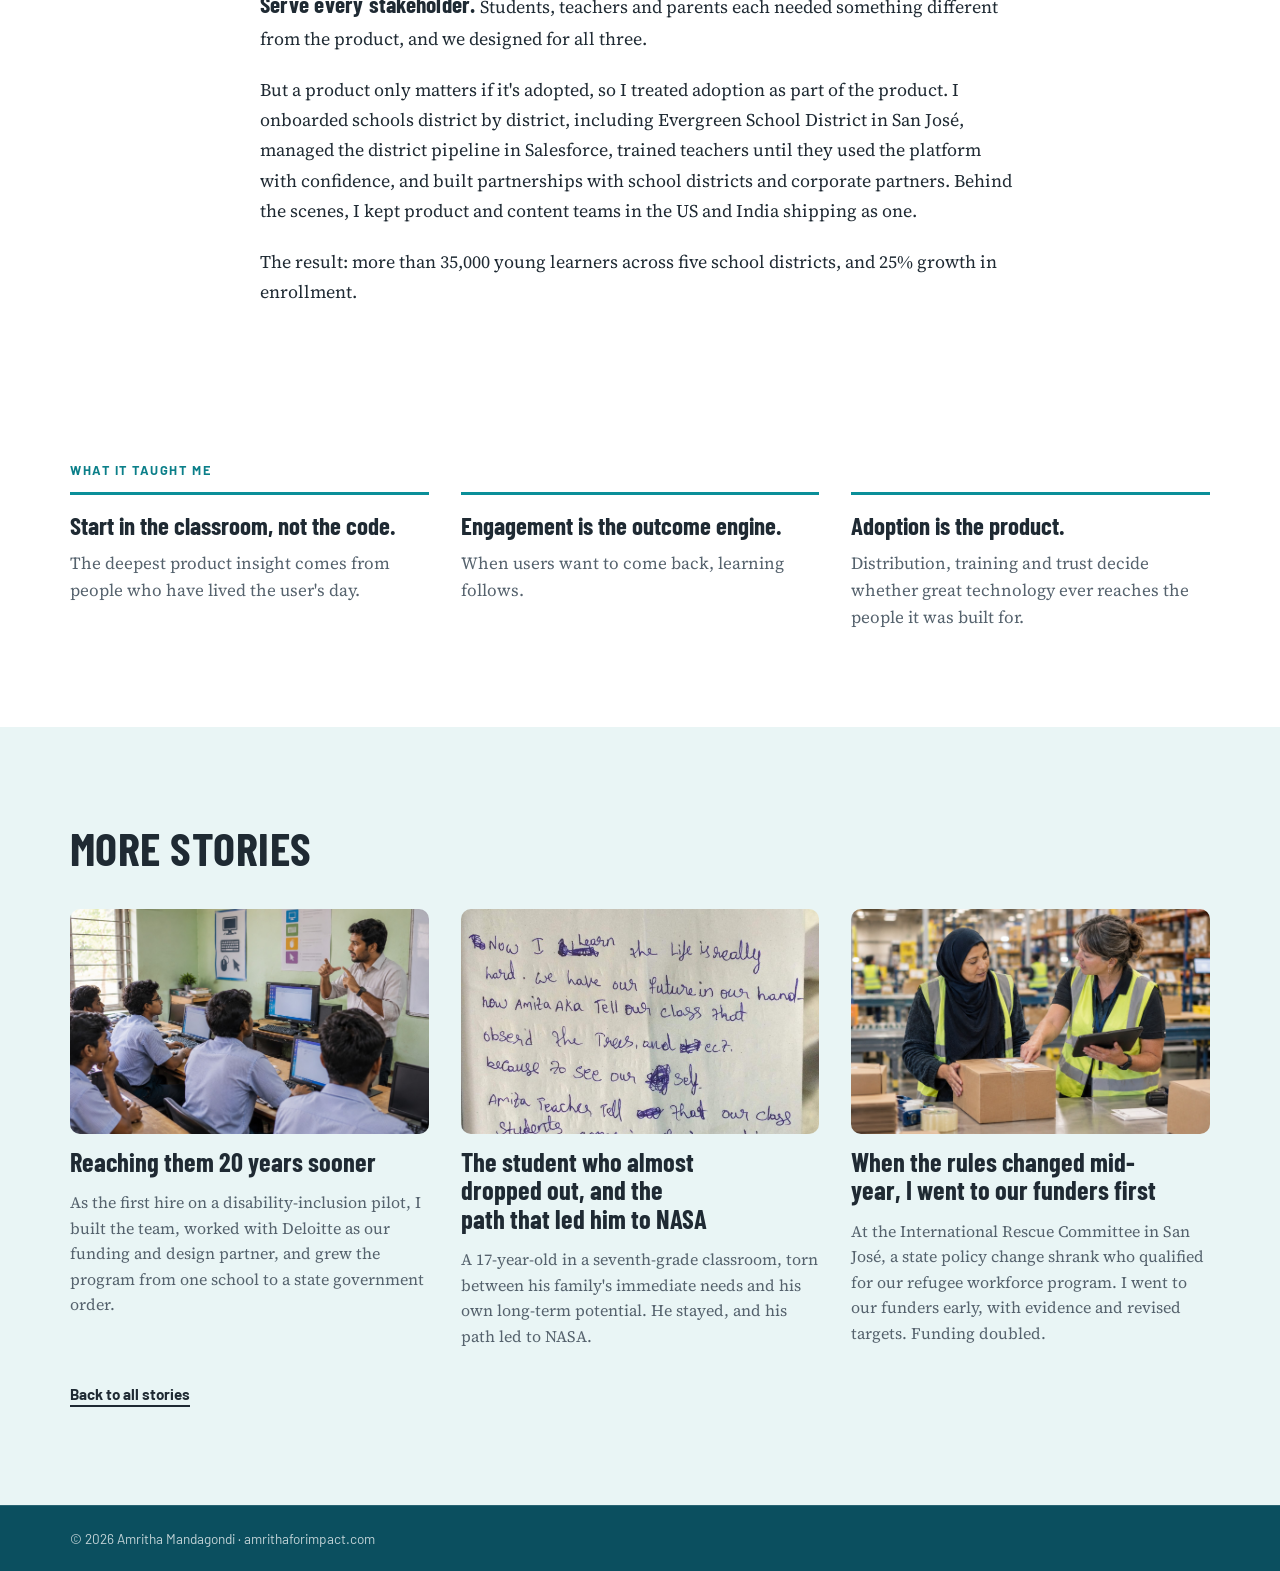
<file: story-pathtoexcel.html>
<!doctype html>
<html lang="en">
<head>
<meta charset="utf-8">
<meta name="viewport" content="width=device-width, initial-scale=1, viewport-fit=cover">
<title>Building ed-tech that 35,000 children actually used | Amritha Mandagondi</title>
<meta name="description" content="Most ed-tech fails in the classroom, not in the code. I led product and curriculum for a K–3 learning platform built around how children learn, and onboarded schools until it was adopted across five school districts.">
<meta property="og:title" content="Building ed-tech that 35,000 children actually used | Amritha Mandagondi">
<meta property="og:description" content="Most ed-tech fails in the classroom, not in the code. I led product and curriculum for a K–3 learning platform built around how children learn, and onboarded schools until it was adopted across five school districts.">
<meta property="og:type" content="website">
<meta property="og:image" content="https://amrithaforimpact.com/social-preview.jpg">
<meta property="og:image:width" content="1200">
<meta property="og:image:height" content="627">
<meta name="twitter:card" content="summary_large_image">
<link rel="icon" href="favicon.svg" type="image/svg+xml">
<link rel="preconnect" href="https://fonts.googleapis.com"><link rel="preconnect" href="https://fonts.gstatic.com" crossorigin><link href="https://fonts.googleapis.com/css2?family=Barlow+Condensed:wght@600;700;800&family=Barlow:wght@500;600;700&family=Source+Serif+4:ital,opsz,wght@0,8..60,400;0,8..60,600;1,8..60,400&display=swap" rel="stylesheet">
<link rel="stylesheet" href="styles.css?v=18">
</head>
<body>
<header class="site-header">
  <div class="wrap">
    <a class="brand" href="index.html" aria-label="Amritha Mandagondi, home"><span class="mono" aria-hidden="true">AM</span><span>Amritha <span class="brand-accent">Mandagondi</span></span></a>
    <nav class="nav" aria-label="Main">
      <a href="index.html#stories">Stories</a>
      <a href="index.html#kora">Kora Impact</a>
      <a href="index.html#contact">Contact</a>
    </nav>
  </div>
</header>
<main>

<section class="story-head">
  <div class="wrap story-col">
    <div class="story-panel">
      <span class="eyebrow">Stories from the work</span>
      <h1>Building ed-tech that 35,000 children actually used</h1>
    </div>
  </div>
</section>
<section class="story-main">
  <div class="wrap story-col">
    <article class="story-body">
      <p>Most education technology doesn't fail because the software is weak. It fails because it was never built for the people in the room: a teacher with thirty children and forty minutes, and a six-year-old who would rather be playing.</p>
      <p>At PathToExcel, I was the product manager for a game-based learning platform for kindergarten through third grade, leading both product and curriculum. I came to the role as a former teacher and a trained computer science engineer, so I understood both the user and the build.</p>
      <figure class="body-fig"><img class="card-img" src="photo-pathtoexcel.jpg" alt="A young girl with headphones learning on a laptop" loading="lazy"></figure>
      <p>Three product decisions followed from that.</p>
      <p><strong>Design for the real workflow.</strong> We built around how teachers actually run a school day, not how software assumes they do.</p>
      <p><strong>Make engagement the engine.</strong> Young children learn through play, so we turned more than 100 hours of standards-aligned lessons into games they chose to come back to.</p>
      <p><strong>Serve every stakeholder.</strong> Students, teachers and parents each needed something different from the product, and we designed for all three.</p>
      <p>But a product only matters if it's adopted, so I treated adoption as part of the product. I onboarded schools district by district, including Evergreen School District in San José, managed the district pipeline in Salesforce, trained teachers until they used the platform with confidence, and built partnerships with school districts and corporate partners. Behind the scenes, I kept product and content teams in the US and India shipping as one.</p>
      <p>The result: more than 35,000 young learners across five school districts, and 25% growth in enrollment.</p>
    </article>
  </div>
</section>

<section><div class="wrap"><div class="lesson"><span class="eyebrow">What it taught me</span><ul class="lessons"><li><strong>Start in the classroom, not the code.</strong> The deepest product insight comes from people who have lived the user's day.</li><li><strong>Engagement is the outcome engine.</strong> When users want to come back, learning follows.</li><li><strong>Adoption is the product.</strong> Distribution, training and trust decide whether great technology ever reaches the people it was built for.</li></ul></div></div></section>
<section class="tint">
  <div class="wrap">
    <div class="section-head"><h2 class="section-title">More stories</h2></div>
    <div class="grid-3">
      <a class="card" href="story-youth4jobs.html"><img class="card-img" src="photo-youth4jobs.jpg" alt="An instructor signing to deaf students in a school computer lab" loading="lazy"><h3>Reaching them 20 years sooner</h3><p>As the first hire on a disability-inclusion pilot, I built the team, worked with Deloitte as our funding and design partner, and grew the program from one school to a state government order.</p></a>
      <a class="card" href="story-teach-for-india.html"><img class="card-img" src="student-note-card.jpg" alt="A student's handwritten note: Now I learn the life is really hard. We have our future in our hand." loading="lazy"><h3>The student who almost dropped out, and the path that led him to NASA</h3><p>A 17-year-old in a seventh-grade classroom, torn between his family's immediate needs and his own long-term potential. He stayed, and his path led to NASA.</p></a>
      <a class="card" href="story-irc-funding.html"><img class="card-img" src="photo-irc.jpg" alt="A warehouse supervisor showing a new employee how to label a package at a packing station" loading="lazy"><h3>When the rules changed mid-year, I went to our funders first</h3><p>At the International Rescue Committee in San José, a state policy change shrank who qualified for our refugee workforce program. I went to our funders early, with evidence and revised targets. Funding doubled.</p></a>
    </div>
    <p style="margin-top:32px"><a class="more" href="index.html#stories">Back to all stories</a></p>
  </div>
</section>
</main>
<footer class="site-footer"><div class="wrap">© 2026 Amritha Mandagondi · amrithaforimpact.com</div></footer>
</body>
</html>
</file>
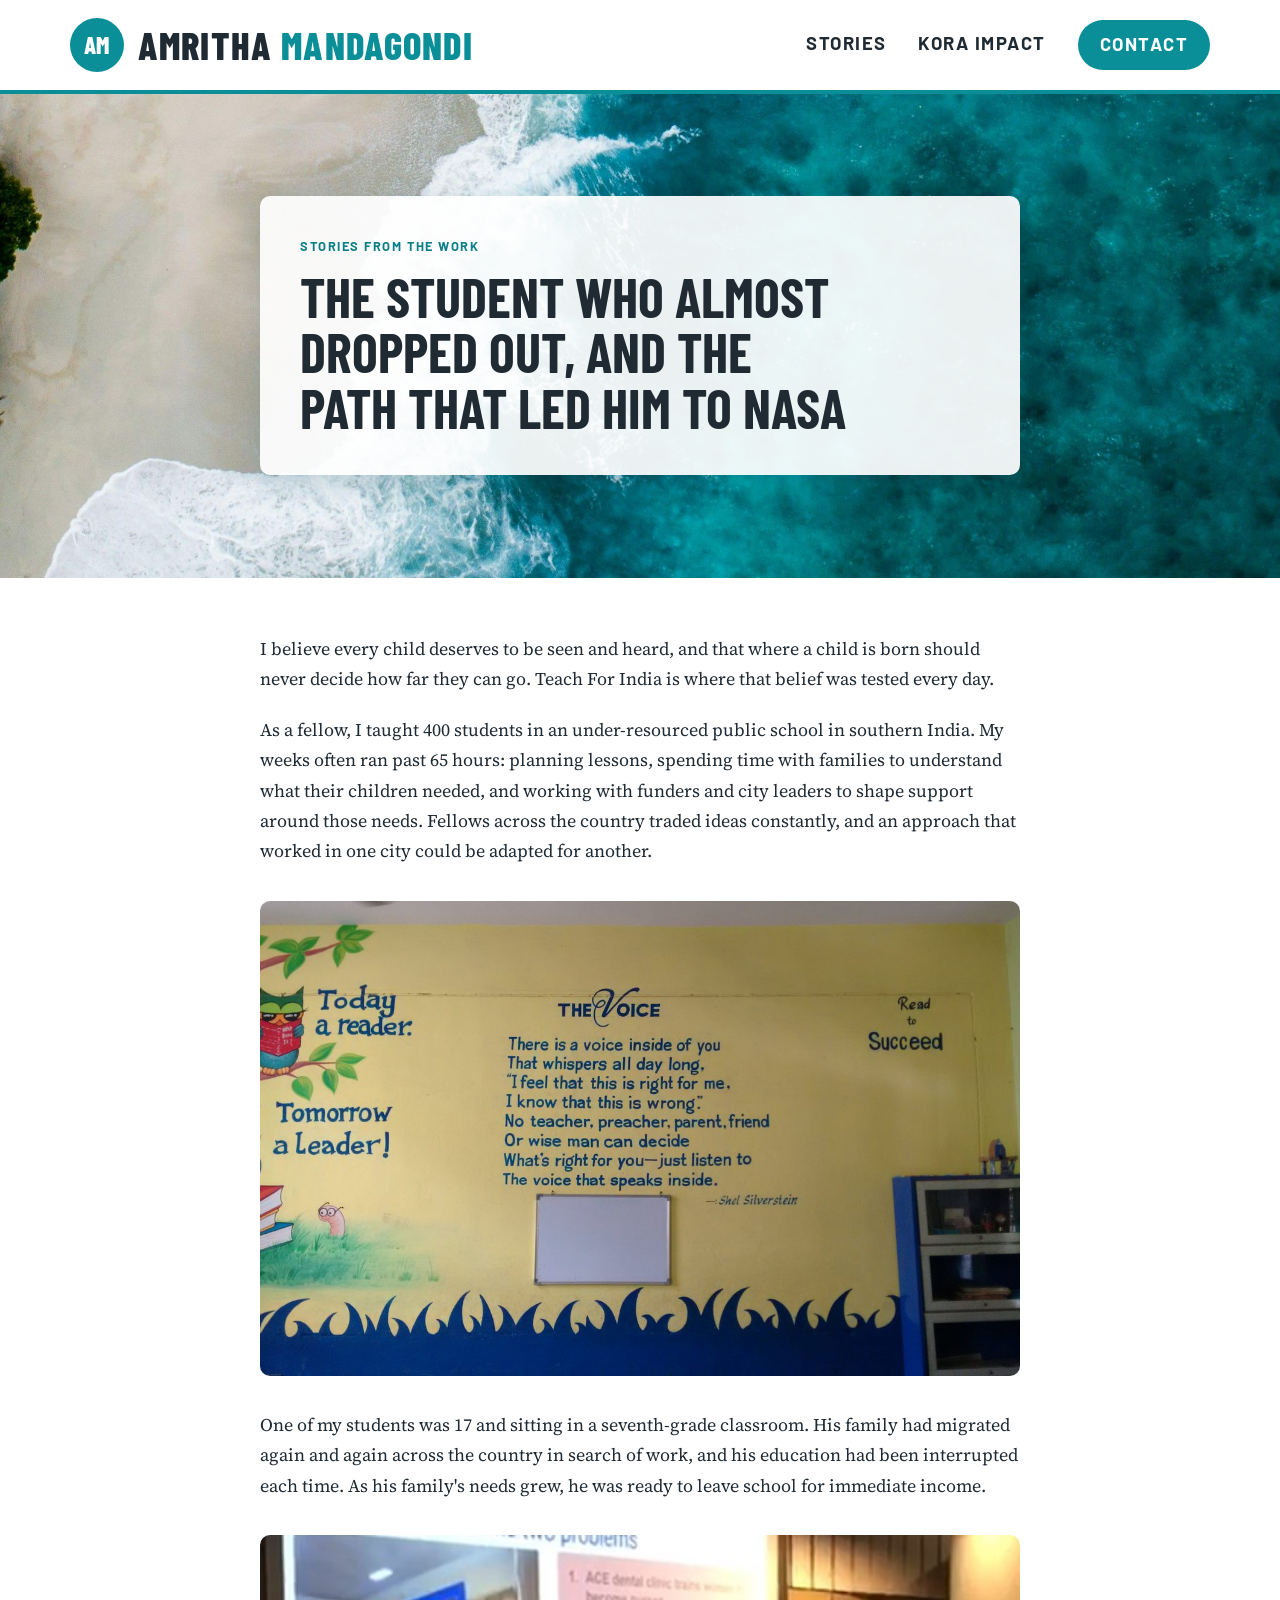
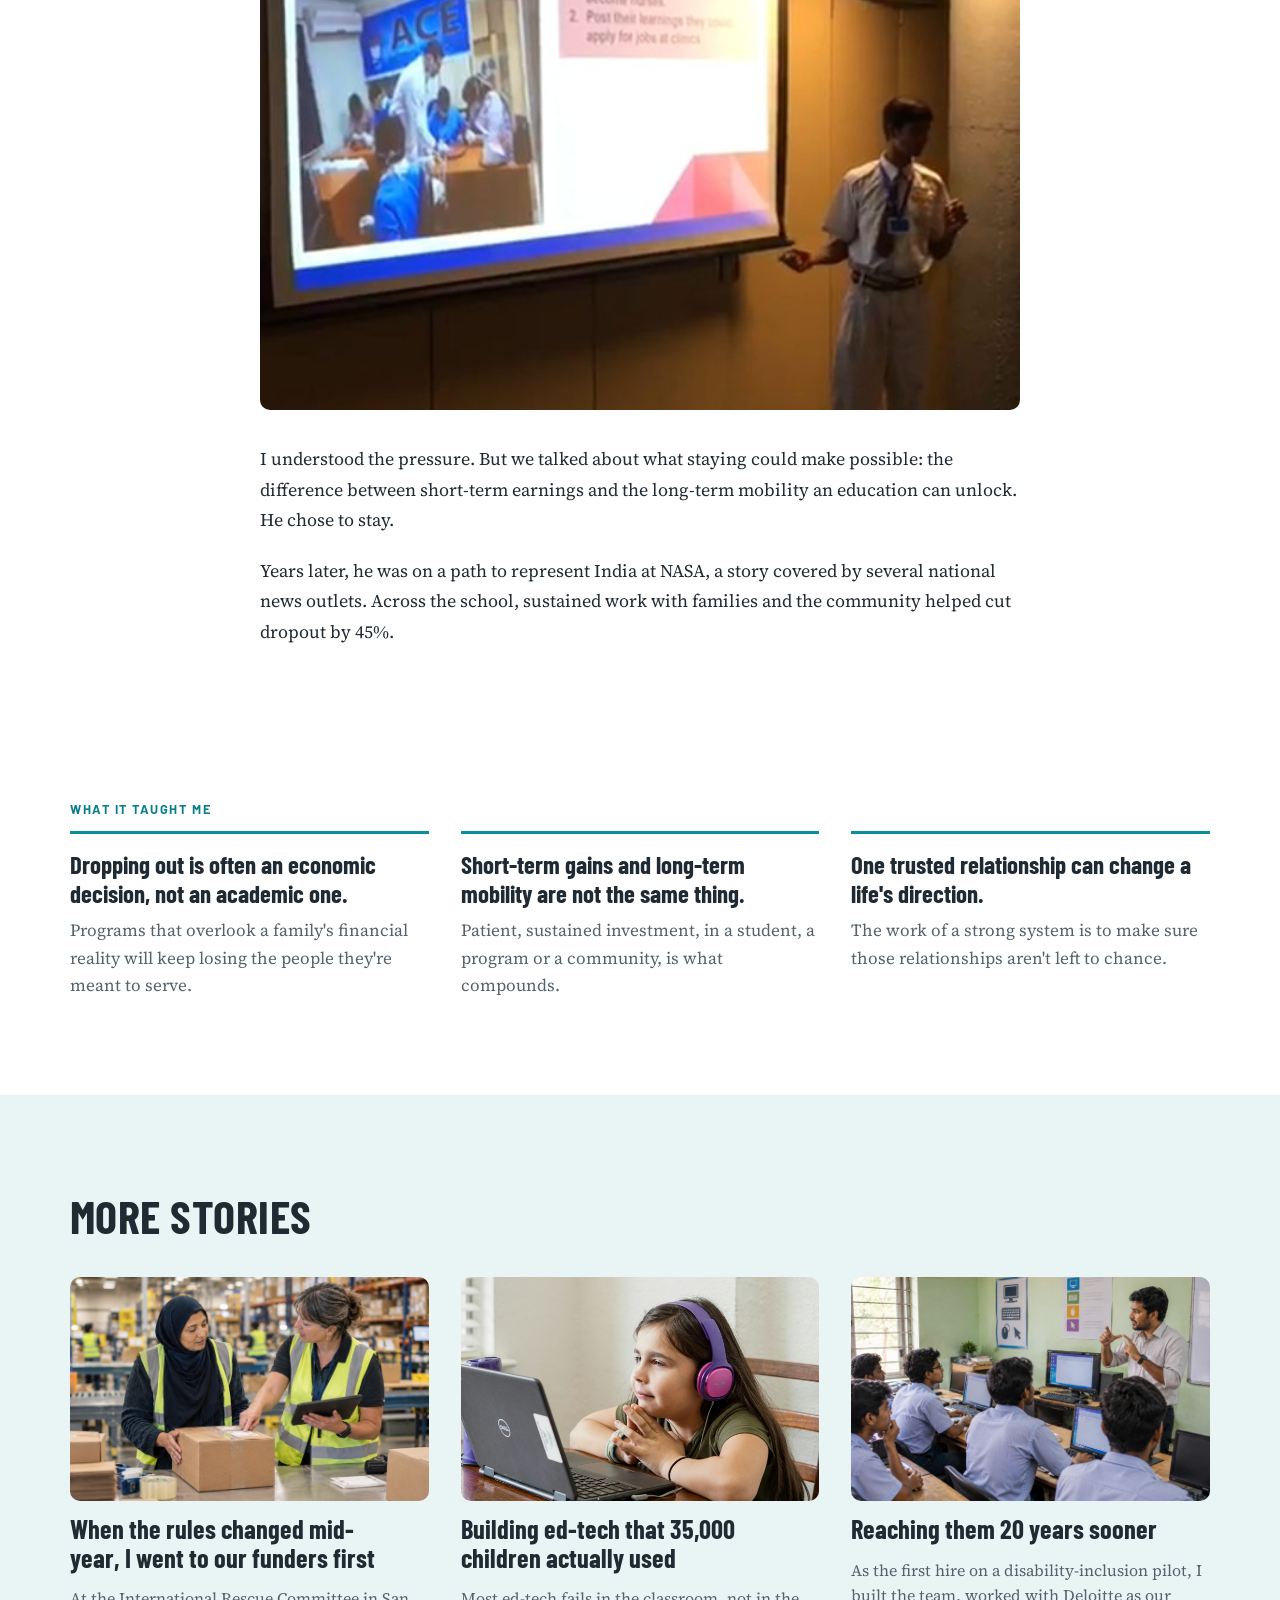
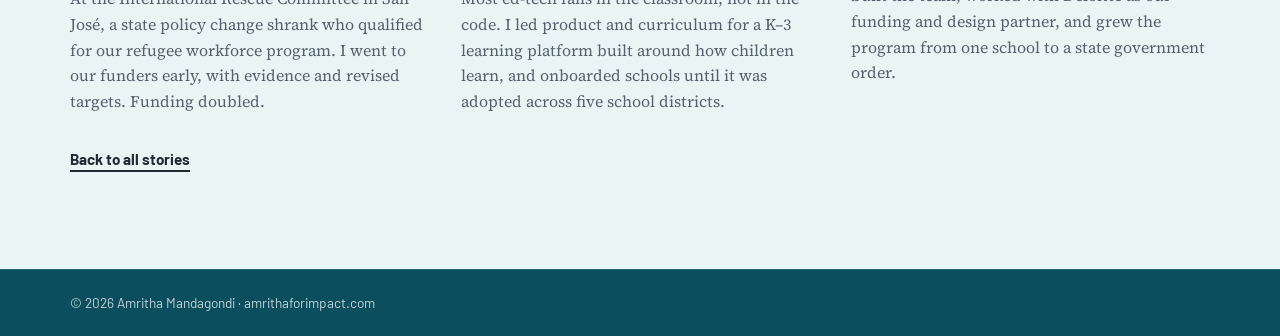
<file: story-teach-for-india.html>
<!doctype html>
<html lang="en">
<head>
<meta charset="utf-8">
<meta name="viewport" content="width=device-width, initial-scale=1, viewport-fit=cover">
<title>The student who almost dropped out, and the path that led him to NASA | Amritha Mandagondi</title>
<meta name="description" content="A 17-year-old in a seventh-grade classroom, torn between his family's immediate needs and his own long-term potential. He stayed, and his path led to NASA.">
<meta property="og:title" content="The student who almost dropped out, and the path that led him to NASA | Amritha Mandagondi">
<meta property="og:description" content="A 17-year-old in a seventh-grade classroom, torn between his family's immediate needs and his own long-term potential. He stayed, and his path led to NASA.">
<meta property="og:type" content="website">
<meta property="og:image" content="https://amrithaforimpact.com/social-preview.jpg">
<meta property="og:image:width" content="1200">
<meta property="og:image:height" content="627">
<meta name="twitter:card" content="summary_large_image">
<link rel="icon" href="favicon.svg" type="image/svg+xml">
<link rel="preconnect" href="https://fonts.googleapis.com"><link rel="preconnect" href="https://fonts.gstatic.com" crossorigin><link href="https://fonts.googleapis.com/css2?family=Barlow+Condensed:wght@600;700;800&family=Barlow:wght@500;600;700&family=Source+Serif+4:ital,opsz,wght@0,8..60,400;0,8..60,600;1,8..60,400&display=swap" rel="stylesheet">
<link rel="stylesheet" href="styles.css?v=18">
</head>
<body>
<header class="site-header">
  <div class="wrap">
    <a class="brand" href="index.html" aria-label="Amritha Mandagondi, home"><span class="mono" aria-hidden="true">AM</span><span>Amritha <span class="brand-accent">Mandagondi</span></span></a>
    <nav class="nav" aria-label="Main">
      <a href="index.html#stories">Stories</a>
      <a href="index.html#kora">Kora Impact</a>
      <a href="index.html#contact">Contact</a>
    </nav>
  </div>
</header>
<main>

<section class="story-head">
  <div class="wrap story-col">
    <div class="story-panel">
      <span class="eyebrow">Stories from the work</span>
      <h1>The student who almost dropped out, and the path that led him to NASA</h1>
    </div>
  </div>
</section>
<section class="story-main">
  <div class="wrap story-col">
    <article class="story-body">
      <p>I believe every child deserves to be seen and heard, and that where a child is born should never decide how far they can go. Teach For India is where that belief was tested every day.</p>
      <p>As a fellow, I taught 400 students in an under-resourced public school in southern India. My weeks often ran past 65 hours: planning lessons, spending time with families to understand what their children needed, and working with funders and city leaders to shape support around those needs. Fellows across the country traded ideas constantly, and an approach that worked in one city could be adapted for another.</p>
      <figure class="body-fig"><img class="card-img" src="voice-wall.jpg" alt="Classroom wall painted with Shel Silverstein's poem The Voice" loading="lazy"></figure>
      <p>One of my students was 17 and sitting in a seventh-grade classroom. His family had migrated again and again across the country in search of work, and his education had been interrupted each time. As his family's needs grew, he was ready to leave school for immediate income.</p>
      <figure class="body-fig"><img class="card-img" src="feroz-presenting.jpg" alt="" loading="lazy"></figure>
      <p>I understood the pressure. But we talked about what staying could make possible: the difference between short-term earnings and the long-term mobility an education can unlock. He chose to stay.</p>
      <p>Years later, he was on a path to represent India at NASA, a story covered by several national news outlets. Across the school, sustained work with families and the community helped cut dropout by 45%.</p>
    </article>
  </div>
</section>

<section><div class="wrap"><div class="lesson"><span class="eyebrow">What it taught me</span><ul class="lessons"><li><strong>Dropping out is often an economic decision, not an academic one.</strong> Programs that overlook a family's financial reality will keep losing the people they're meant to serve.</li><li><strong>Short-term gains and long-term mobility are not the same thing.</strong> Patient, sustained investment, in a student, a program or a community, is what compounds.</li><li><strong>One trusted relationship can change a life's direction.</strong> The work of a strong system is to make sure those relationships aren't left to chance.</li></ul></div></div></section>
<section class="tint">
  <div class="wrap">
    <div class="section-head"><h2 class="section-title">More stories</h2></div>
    <div class="grid-3">
      <a class="card" href="story-irc-funding.html"><img class="card-img" src="photo-irc.jpg" alt="A warehouse supervisor showing a new employee how to label a package at a packing station" loading="lazy"><h3>When the rules changed mid-year, I went to our funders first</h3><p>At the International Rescue Committee in San José, a state policy change shrank who qualified for our refugee workforce program. I went to our funders early, with evidence and revised targets. Funding doubled.</p></a>
      <a class="card" href="story-pathtoexcel.html"><img class="card-img" src="photo-pathtoexcel.jpg" alt="A young girl with headphones learning on a laptop" loading="lazy"><h3>Building ed-tech that 35,000 children actually used</h3><p>Most ed-tech fails in the classroom, not in the code. I led product and curriculum for a K–3 learning platform built around how children learn, and onboarded schools until it was adopted across five school districts.</p></a>
      <a class="card" href="story-youth4jobs.html"><img class="card-img" src="photo-youth4jobs.jpg" alt="An instructor signing to deaf students in a school computer lab" loading="lazy"><h3>Reaching them 20 years sooner</h3><p>As the first hire on a disability-inclusion pilot, I built the team, worked with Deloitte as our funding and design partner, and grew the program from one school to a state government order.</p></a>
    </div>
    <p style="margin-top:32px"><a class="more" href="index.html#stories">Back to all stories</a></p>
  </div>
</section>
</main>
<footer class="site-footer"><div class="wrap">© 2026 Amritha Mandagondi · amrithaforimpact.com</div></footer>
</body>
</html>
</file>
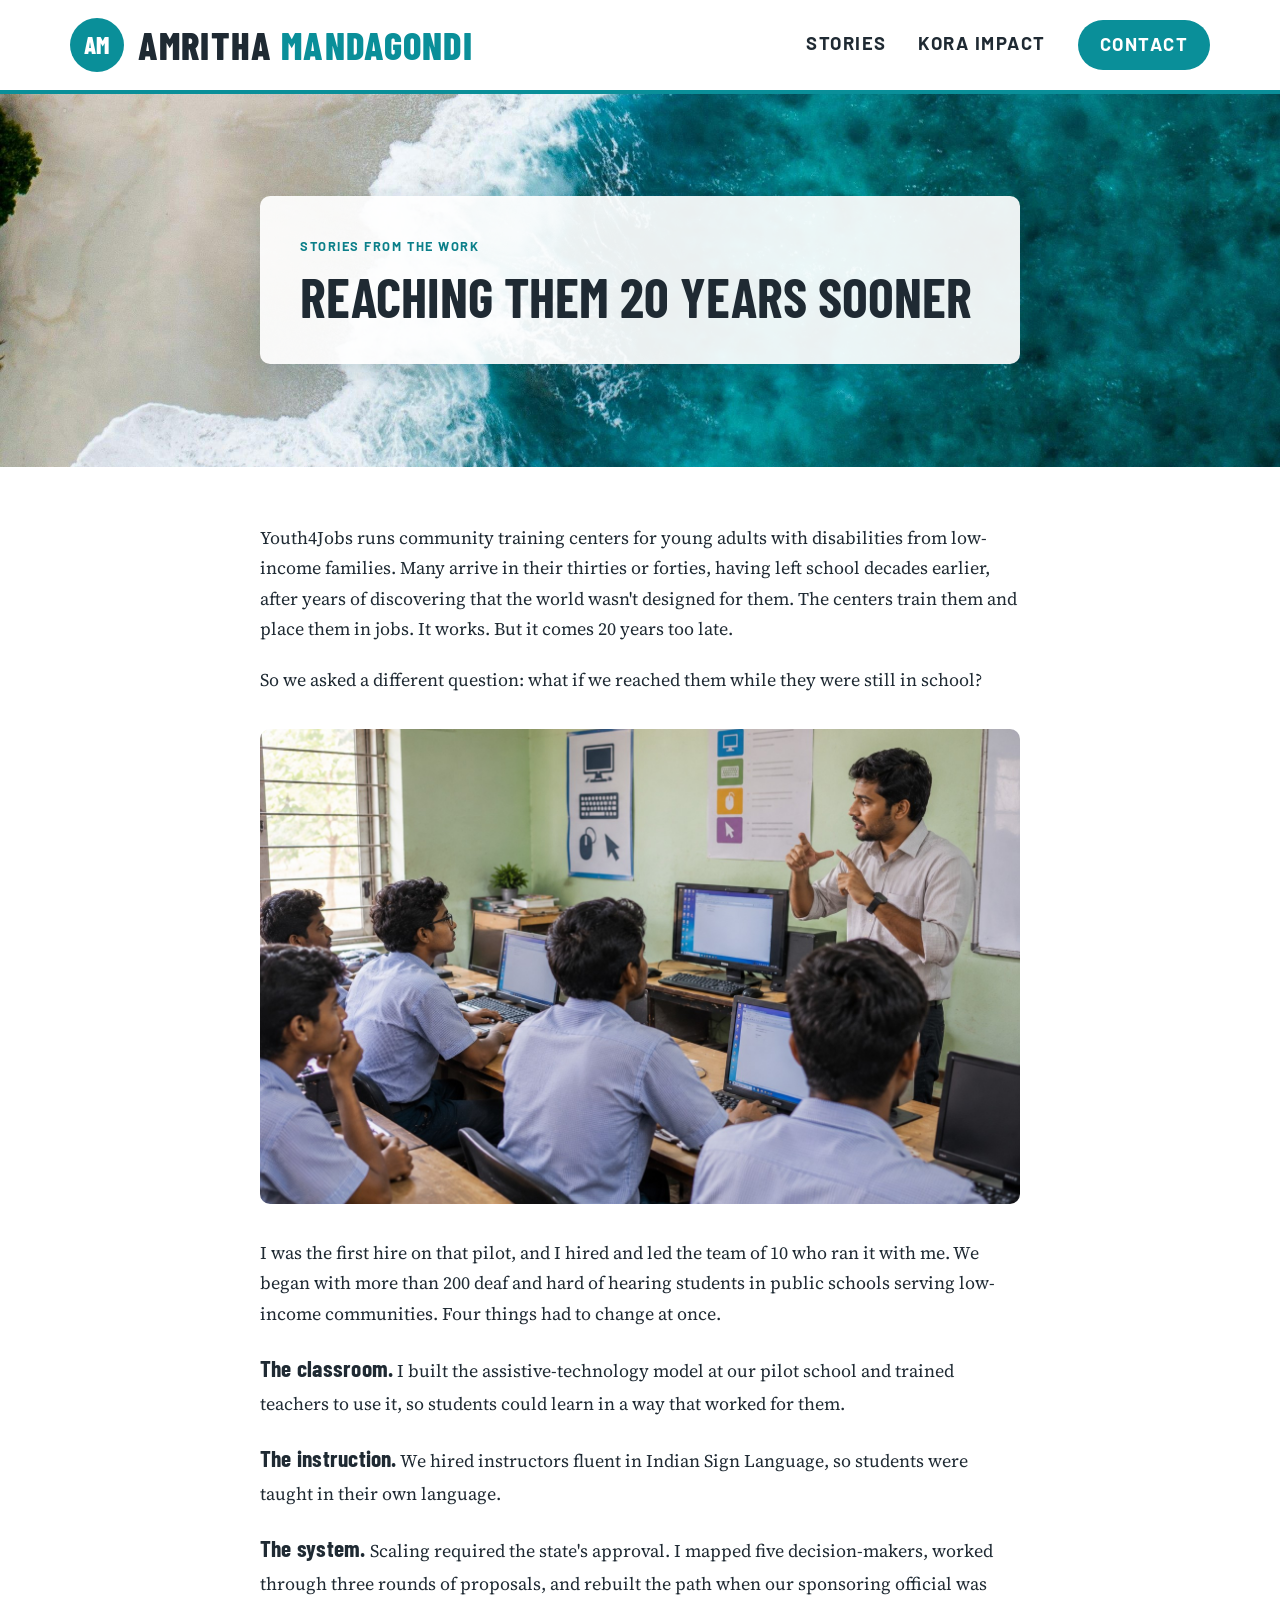
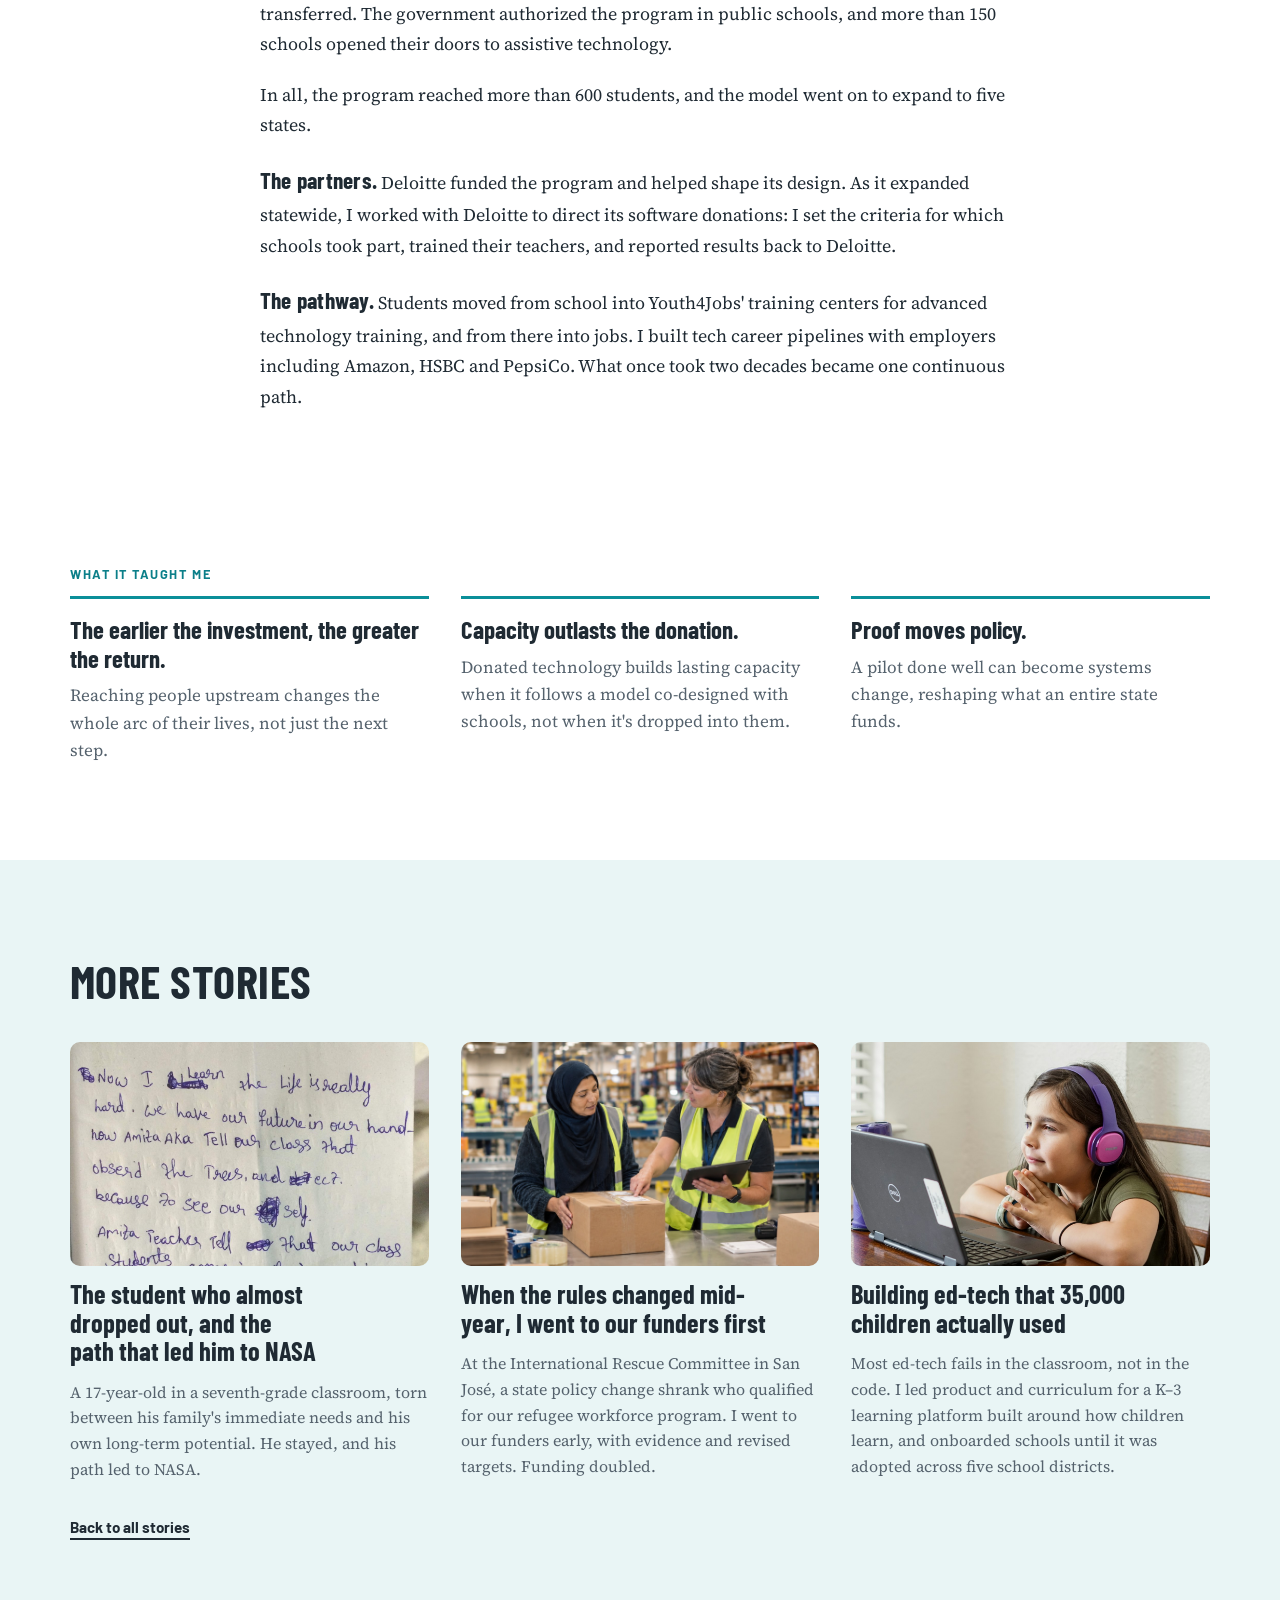
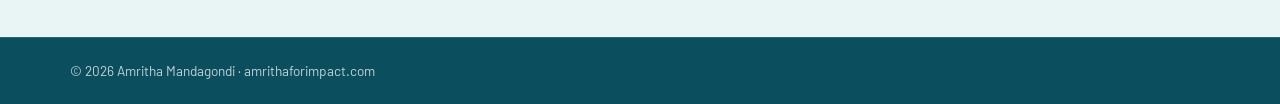
<file: story-youth4jobs.html>
<!doctype html>
<html lang="en">
<head>
<meta charset="utf-8">
<meta name="viewport" content="width=device-width, initial-scale=1, viewport-fit=cover">
<title>Reaching them 20 years sooner | Amritha Mandagondi</title>
<meta name="description" content="As the first hire on a disability-inclusion pilot, I built the team, worked with Deloitte as our funding and design partner, and grew the program from one school to a state government order.">
<meta property="og:title" content="Reaching them 20 years sooner | Amritha Mandagondi">
<meta property="og:description" content="As the first hire on a disability-inclusion pilot, I built the team, worked with Deloitte as our funding and design partner, and grew the program from one school to a state government order.">
<meta property="og:type" content="website">
<meta property="og:image" content="https://amrithaforimpact.com/social-preview.jpg">
<meta property="og:image:width" content="1200">
<meta property="og:image:height" content="627">
<meta name="twitter:card" content="summary_large_image">
<link rel="icon" href="favicon.svg" type="image/svg+xml">
<link rel="preconnect" href="https://fonts.googleapis.com"><link rel="preconnect" href="https://fonts.gstatic.com" crossorigin><link href="https://fonts.googleapis.com/css2?family=Barlow+Condensed:wght@600;700;800&family=Barlow:wght@500;600;700&family=Source+Serif+4:ital,opsz,wght@0,8..60,400;0,8..60,600;1,8..60,400&display=swap" rel="stylesheet">
<link rel="stylesheet" href="styles.css?v=18">
</head>
<body>
<header class="site-header">
  <div class="wrap">
    <a class="brand" href="index.html" aria-label="Amritha Mandagondi, home"><span class="mono" aria-hidden="true">AM</span><span>Amritha <span class="brand-accent">Mandagondi</span></span></a>
    <nav class="nav" aria-label="Main">
      <a href="index.html#stories">Stories</a>
      <a href="index.html#kora">Kora Impact</a>
      <a href="index.html#contact">Contact</a>
    </nav>
  </div>
</header>
<main>

<section class="story-head">
  <div class="wrap story-col">
    <div class="story-panel">
      <span class="eyebrow">Stories from the work</span>
      <h1>Reaching them 20 years sooner</h1>
    </div>
  </div>
</section>
<section class="story-main">
  <div class="wrap story-col">
    <article class="story-body">
      <p>Youth4Jobs runs community training centers for young adults with disabilities from low-income families. Many arrive in their thirties or forties, having left school decades earlier, after years of discovering that the world wasn't designed for them. The centers train them and place them in jobs. It works. But it comes 20 years too late.</p>
      <p>So we asked a different question: what if we reached them while they were still in school?</p>
      <figure class="body-fig"><img class="card-img" src="photo-youth4jobs.jpg" alt="An instructor signing to deaf students in a school computer lab" loading="lazy"></figure>
      <p>I was the first hire on that pilot, and I hired and led the team of 10 who ran it with me. We began with more than 200 deaf and hard of hearing students in public schools serving low-income communities. Four things had to change at once.</p>
      <p><strong>The classroom.</strong> I built the assistive-technology model at our pilot school and trained teachers to use it, so students could learn in a way that worked for them.</p>
      <p><strong>The instruction.</strong> We hired instructors fluent in Indian Sign Language, so students were taught in their own language.</p>
      <p><strong>The system.</strong> Scaling required the state's approval. I mapped five decision-makers, worked through three rounds of proposals, and rebuilt the path when our sponsoring official was transferred. The government authorized the program in public schools, and more than 150 schools opened their doors to assistive technology.</p>
      <p>In all, the program reached more than 600 students, and the model went on to expand to five states.</p>
      <p><strong>The partners.</strong> Deloitte funded the program and helped shape its design. As it expanded statewide, I worked with Deloitte to direct its software donations: I set the criteria for which schools took part, trained their teachers, and reported results back to Deloitte.</p>
      <p><strong>The pathway.</strong> Students moved from school into Youth4Jobs' training centers for advanced technology training, and from there into jobs. I built tech career pipelines with employers including Amazon, HSBC and PepsiCo. What once took two decades became one continuous path.</p>
    </article>
  </div>
</section>

<section><div class="wrap"><div class="lesson"><span class="eyebrow">What it taught me</span><ul class="lessons"><li><strong>The earlier the investment, the greater the return.</strong> Reaching people upstream changes the whole arc of their lives, not just the next step.</li><li><strong>Capacity outlasts the donation.</strong> Donated technology builds lasting capacity when it follows a model co-designed with schools, not when it's dropped into them.</li><li><strong>Proof moves policy.</strong> A pilot done well can become systems change, reshaping what an entire state funds.</li></ul></div></div></section>
<section class="tint">
  <div class="wrap">
    <div class="section-head"><h2 class="section-title">More stories</h2></div>
    <div class="grid-3">
      <a class="card" href="story-teach-for-india.html"><img class="card-img" src="student-note-card.jpg" alt="A student's handwritten note: Now I learn the life is really hard. We have our future in our hand." loading="lazy"><h3>The student who almost dropped out, and the path that led him to NASA</h3><p>A 17-year-old in a seventh-grade classroom, torn between his family's immediate needs and his own long-term potential. He stayed, and his path led to NASA.</p></a>
      <a class="card" href="story-irc-funding.html"><img class="card-img" src="photo-irc.jpg" alt="A warehouse supervisor showing a new employee how to label a package at a packing station" loading="lazy"><h3>When the rules changed mid-year, I went to our funders first</h3><p>At the International Rescue Committee in San José, a state policy change shrank who qualified for our refugee workforce program. I went to our funders early, with evidence and revised targets. Funding doubled.</p></a>
      <a class="card" href="story-pathtoexcel.html"><img class="card-img" src="photo-pathtoexcel.jpg" alt="A young girl with headphones learning on a laptop" loading="lazy"><h3>Building ed-tech that 35,000 children actually used</h3><p>Most ed-tech fails in the classroom, not in the code. I led product and curriculum for a K–3 learning platform built around how children learn, and onboarded schools until it was adopted across five school districts.</p></a>
    </div>
    <p style="margin-top:32px"><a class="more" href="index.html#stories">Back to all stories</a></p>
  </div>
</section>
</main>
<footer class="site-footer"><div class="wrap">© 2026 Amritha Mandagondi · amrithaforimpact.com</div></footer>
</body>
</html>
</file>
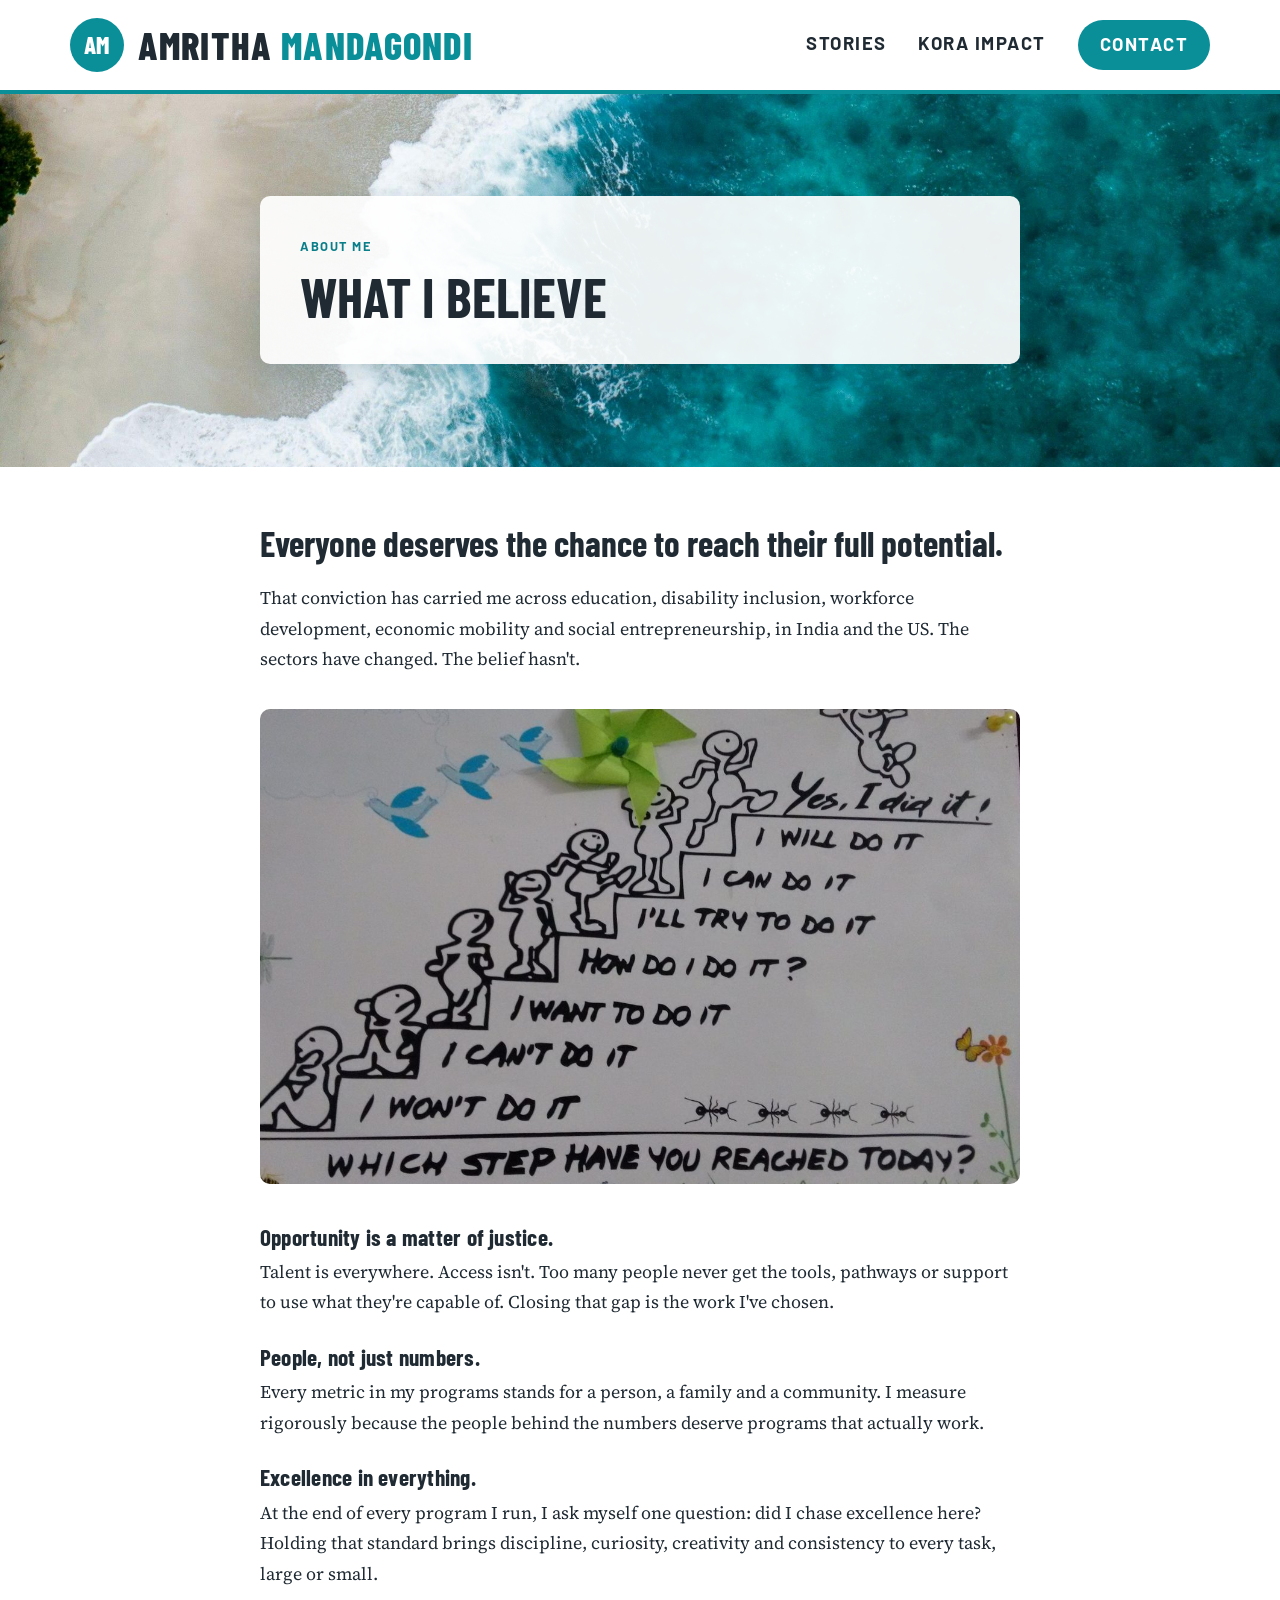
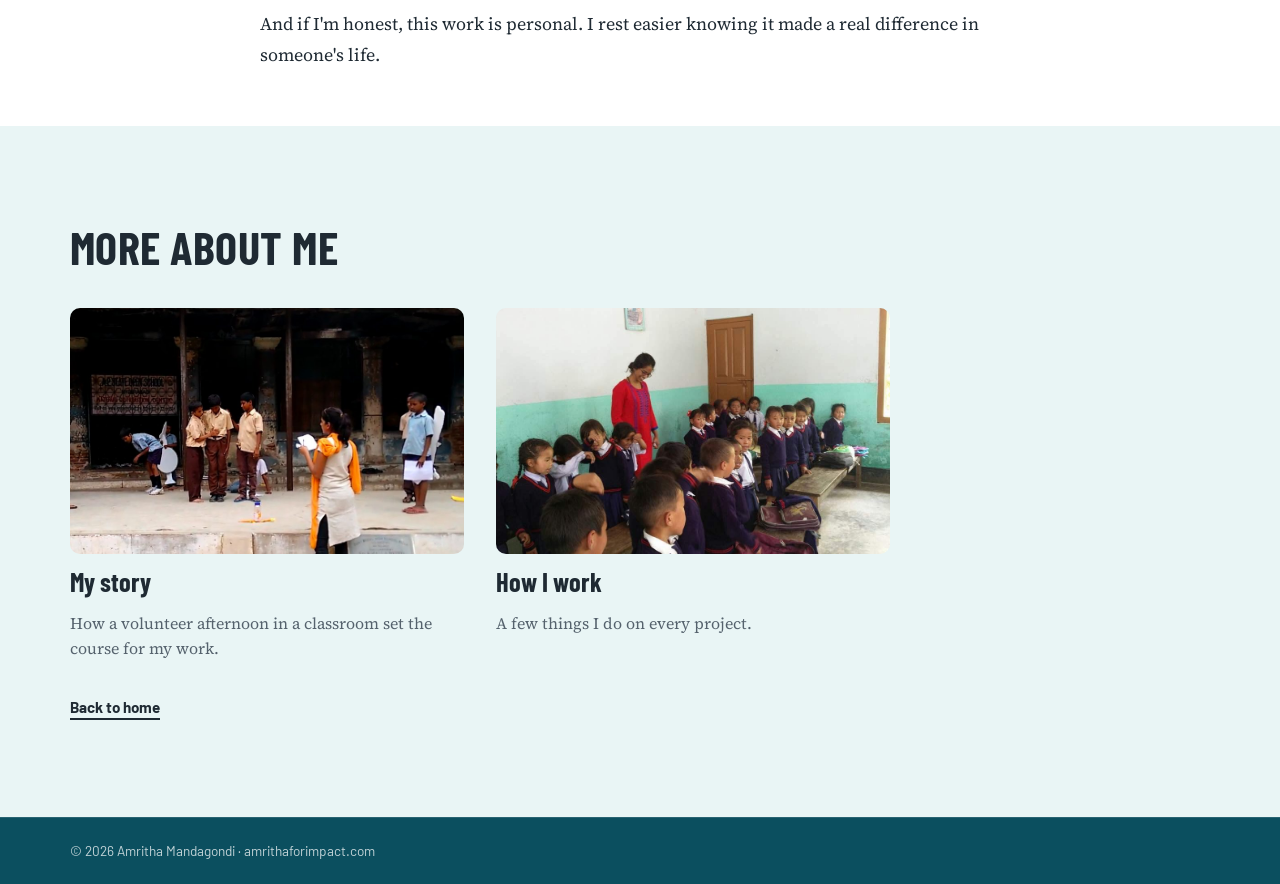
<file: what-i-believe.html>
<!doctype html>
<html lang="en">
<head>
<meta charset="utf-8">
<meta name="viewport" content="width=device-width, initial-scale=1, viewport-fit=cover">
<title>What I believe | Amritha Mandagondi</title>
<meta name="description" content="Everyone deserves the chance to reach their full potential.">
<meta property="og:title" content="What I believe | Amritha Mandagondi">
<meta property="og:description" content="Everyone deserves the chance to reach their full potential.">
<meta property="og:type" content="website">
<meta property="og:image" content="https://amrithaforimpact.com/social-preview.jpg">
<meta property="og:image:width" content="1200">
<meta property="og:image:height" content="627">
<meta name="twitter:card" content="summary_large_image">
<link rel="icon" href="favicon.svg" type="image/svg+xml">
<link rel="preconnect" href="https://fonts.googleapis.com"><link rel="preconnect" href="https://fonts.gstatic.com" crossorigin><link href="https://fonts.googleapis.com/css2?family=Barlow+Condensed:wght@600;700;800&family=Barlow:wght@500;600;700&family=Source+Serif+4:ital,opsz,wght@0,8..60,400;0,8..60,600;1,8..60,400&display=swap" rel="stylesheet">
<link rel="stylesheet" href="styles.css?v=18">
</head>
<body>
<header class="site-header">
  <div class="wrap">
    <a class="brand" href="index.html" aria-label="Amritha Mandagondi, home"><span class="mono" aria-hidden="true">AM</span><span>Amritha <span class="brand-accent">Mandagondi</span></span></a>
    <nav class="nav" aria-label="Main">
      <a href="index.html#stories">Stories</a>
      <a href="index.html#kora">Kora Impact</a>
      <a href="index.html#contact">Contact</a>
    </nav>
  </div>
</header>
<main>

<section class="story-head">
  <div class="wrap story-col">
    <div class="story-panel">
      <span class="eyebrow">About me</span>
      <h1>What I believe</h1>
    </div>
  </div>
</section>
<section class="story-main">
  <div class="wrap story-col">
    <article class="story-body">
      <p><span class="lead-line">Everyone deserves the chance to reach their full potential.</span></p>
      <p>That conviction has carried me across education, disability inclusion, workforce development, economic mobility and social entrepreneurship, in India and the US. The sectors have changed. The belief hasn't.</p>
      <figure class="body-fig"><img class="card-img" src="steps-poster.jpg" alt="Classroom poster of steps from I won't do it to Yes, I did it" loading="lazy"></figure>
      <p><strong>Opportunity is a matter of justice.</strong><br>Talent is everywhere. Access isn't. Too many people never get the tools, pathways or support to use what they're capable of. Closing that gap is the work I've chosen.</p>
      <p><strong>People, not just numbers.</strong><br>Every metric in my programs stands for a person, a family and a community. I measure rigorously because the people behind the numbers deserve programs that actually work.</p>
      <p><strong>Excellence in everything.</strong><br>At the end of every program I run, I ask myself one question: did I chase excellence here? Holding that standard brings discipline, curiosity, creativity and consistency to every task, large or small.</p>
      <p>And if I'm honest, this work is personal. I rest easier knowing it made a real difference in someone's life.</p>
    </article>
  </div>
</section>


<section class="tint">
  <div class="wrap">
    <div class="section-head"><h2 class="section-title">More about me</h2></div>
    <div class="grid-2">
      <a class="card" href="my-story.html"><img class="card-img" src="teaching-outdoors.jpg" alt="Amritha leading an outdoor activity with students at a government school in India" loading="lazy"><h3>My story</h3><p>How a volunteer afternoon in a classroom set the course for my work.</p></a>
      <a class="card" href="how-i-work.html"><img class="card-img" src="northeast-classroom.jpg" alt="Amritha with young students in a classroom in Northeast India" loading="lazy"><h3>How I work</h3><p>A few things I do on every project.</p></a>
    </div>
    <p style="margin-top:32px"><a class="more" href="index.html#about">Back to home</a></p>
  </div>
</section>
</main>
<footer class="site-footer"><div class="wrap">© 2026 Amritha Mandagondi · amrithaforimpact.com</div></footer>
</body>
</html>
</file>
<file: styles.css>
/* Amritha Mandagondi — personal site.
   Layout: editorial, Gates-style story cards; white page with slate story bands; saffron used sparingly. */
:root {
  --ink: #1f2a33;
  --muted: #55626d;
  --slate: #2e3a45;
  --slate-ink: #f3f5f7;
  --paper: #ffffff;
  --mist: #eef1f4;
  --line: #d9dfe4;
  --saffron: #c8681c;
  --display: "Barlow Condensed", "Arial Narrow", Arial, sans-serif;
  --body: "Source Serif 4", Georgia, "Times New Roman", serif;
  --ui: "Barlow", "Helvetica Neue", Arial, sans-serif;
  --wrap: 1180px;
  --radius: 10px;
  color-scheme: light;
}

* { box-sizing: border-box; }
html { scroll-behavior: smooth; }
body {
  margin: 0;
  background: var(--paper);
  color: var(--ink);
  font-family: var(--body);
  font-size: 1.0625rem;
  line-height: 1.6;
}
img { max-width: 100%; display: block; }
a { color: inherit; }
a:focus-visible, button:focus-visible { outline: 3px solid var(--saffron); outline-offset: 3px; }

.wrap {
  max-width: var(--wrap);
  margin: 0 auto;
  padding-left: max(20px, env(safe-area-inset-left, 0px));
  padding-right: max(20px, env(safe-area-inset-right, 0px));
}

/* Header */
.site-header {
  position: sticky; top: 0; z-index: 20;
  background: var(--paper);
  border-bottom: 1px solid var(--line);
}
.site-header .wrap {
  display: flex; flex-wrap: wrap; align-items: center; justify-content: space-between;
  gap: 10px 28px; padding-block: 14px;
}
.brand { font-family: var(--display); font-weight: 700; font-size: 1.6rem; text-decoration: none; letter-spacing: .01em; }
.nav { display: flex; flex-wrap: wrap; gap: 6px 22px; font-family: var(--ui); font-weight: 600; font-size: .95rem; }
.nav a { text-decoration: none; padding-block: 4px; border-bottom: 2px solid transparent; }
.nav a:hover { border-bottom-color: var(--saffron); }

/* Type */
h1, h2, h3 { font-family: var(--display); font-weight: 700; line-height: 1.08; margin: 0; text-wrap: balance; color: inherit; }
h1 { font-size: clamp(2.6rem, 6vw, 4.4rem); }
h2.section-title { font-size: clamp(2rem, 4vw, 2.9rem); text-transform: uppercase; letter-spacing: .01em; }
h3 { font-size: 1.75rem; }
p { margin: 0; }
.eyebrow { font-family: var(--ui); text-transform: uppercase; letter-spacing: .12em; font-size: .8rem; font-weight: 700; color: var(--saffron); }
.lede { font-size: 1.2rem; color: var(--muted); max-width: 36em; }

.btn {
  display: inline-block; font-family: var(--ui); font-weight: 700; font-size: 1rem;
  padding: 12px 22px; border-radius: 999px; text-decoration: none;
  border: 2px solid var(--ink);
}
.btn-solid { background: var(--ink); color: var(--paper); }
.btn-solid:hover { background: var(--saffron); border-color: var(--saffron); }
.btn-line:hover { border-color: var(--saffron); color: var(--saffron); }
.more { font-family: var(--ui); font-weight: 700; font-size: .95rem; text-decoration: none; border-bottom: 2px solid currentColor; padding-bottom: 2px; }
.more:hover { color: var(--saffron); }

section { padding-block: clamp(56px, 8vw, 96px); }
.section-head { display: grid; gap: 10px; margin-bottom: 36px; }

/* Placeholder images: swap each .ph for an <img> when photos are ready */
.ph {
  border-radius: var(--radius);
  aspect-ratio: 16 / 10;
  max-width: 100%;
  background: linear-gradient(135deg, #3c4a57 0%, #5b6b78 55%, #c8681c 140%);
  color: #f3f5f7; font-family: var(--ui); font-size: .85rem; font-weight: 600;
  display: flex; align-items: flex-end; padding: 14px;
}
.ph.tall { aspect-ratio: 4 / 5; }
.card-img { border-radius: var(--radius); width: 100%; aspect-ratio: 16 / 10; object-fit: cover; }

/* Hero */
.hero .wrap { display: grid; grid-template-columns: 1.2fr .8fr; gap: 48px; align-items: center; }
.hero-text { display: grid; gap: 22px; min-width: 0; }
.hero-actions { display: flex; flex-wrap: wrap; gap: 12px; }

/* Card grids */
.grid-3 { display: grid; grid-template-columns: repeat(3, minmax(0, 1fr)); gap: 32px; }
.grid-2 { display: grid; grid-template-columns: repeat(2, minmax(0, 1fr)); gap: 32px; max-width: 820px; }
.grid-4 { display: grid; grid-template-columns: repeat(4, minmax(0, 1fr)); gap: 28px; }
.card { display: grid; gap: 14px; align-content: start; text-decoration: none; min-width: 0; }
.card h3 { font-size: 1.65rem; }
.card p { color: var(--muted); font-size: 1rem; }
a.card:hover h3 { text-decoration: underline; text-decoration-color: var(--saffron); text-underline-offset: 4px; }

.feature { display: grid; grid-template-columns: 1.1fr 1fr; gap: 36px; align-items: center; margin-bottom: 44px; text-decoration: none; }
.feature h3 { font-size: clamp(2rem, 3.4vw, 2.6rem); }
.feature .feature-text { display: grid; gap: 14px; min-width: 0; }
.feature p { color: var(--muted); }
a.feature:hover h3 { text-decoration: underline; text-decoration-color: var(--saffron); text-underline-offset: 5px; }

/* Slate band (writing, story pages, contact) */
.band { background: var(--slate); color: var(--slate-ink); }
.band .card p, .band .feature p { color: #c9d1d8; }
.band .eyebrow { color: #f0a868; }
.band .btn { border-color: var(--slate-ink); color: var(--slate-ink); }
.band .btn-solid { background: var(--slate-ink); color: var(--slate); }
.band .btn-solid:hover { background: #f0a868; border-color: #f0a868; color: var(--slate); }
.post-meta { font-family: var(--ui); font-size: .85rem; color: #aeb8c1; }

/* Kora Impact */
.kora .wrap { display: grid; grid-template-columns: .9fr 1.1fr; gap: 56px; align-items: start; }
.kora-intro { display: grid; gap: 18px; min-width: 0; }
.kora-mark { display: flex; align-items: center; gap: 14px; }
.kora-mark svg { width: 56px; height: 56px; flex: none; }
.kora-mark span { font-family: var(--display); font-weight: 800; font-size: 2.4rem; letter-spacing: .02em; text-transform: uppercase; }
.services { list-style: none; margin: 0; padding: 0; display: grid; grid-template-columns: repeat(2, minmax(0, 1fr)); gap: 0 28px; }
.services li { border-top: 1px solid var(--line); padding-block: 16px; min-width: 0; }
.services strong { display: block; font-family: var(--display); font-size: 1.35rem; line-height: 1.15; margin-bottom: 4px; }
.services span { color: var(--muted); font-size: .98rem; }
.worked-with { margin-top: 28px; font-family: var(--ui); font-size: .95rem; color: var(--muted); }
.worked-with b { color: var(--ink); }

/* Quotes */
.quotes { display: grid; grid-template-columns: repeat(2, minmax(0, 1fr)); gap: 40px; }
blockquote { margin: 0; display: grid; gap: 14px; }
blockquote p { font-size: 1.35rem; line-height: 1.45; }
blockquote footer { font-family: var(--ui); font-size: .95rem; color: var(--muted); }

/* Contact */
.contact .wrap { display: grid; grid-template-columns: 1fr 1fr; gap: 40px; align-items: end; }
.contact-links { display: grid; gap: 10px; font-family: var(--ui); font-size: 1.1rem; }
.contact-links a { text-decoration: none; border-bottom: 1px solid #6b7884; justify-self: start; }
.contact-links a:hover { border-bottom-color: #f0a868; }
.site-footer { background: var(--slate); color: #aeb8c1; font-family: var(--ui); font-size: .85rem; border-top: 1px solid #44525e; }
.site-footer .wrap { padding-block: 22px; }

/* Story page */
.story-hero .wrap { display: grid; grid-template-columns: 1.45fr .85fr; gap: 56px; align-items: start; }
.story-body { display: grid; gap: 18px; min-width: 0; max-width: 40em; }
.story-body h1 { text-transform: uppercase; font-size: clamp(2.4rem, 5.2vw, 3.8rem); margin-bottom: 6px; }
.story-body p { color: #dde3e8; }
.story-side { display: grid; gap: 16px; min-width: 0; }
.story-side h3 { font-size: 1.5rem; }
.lesson { display: grid; gap: 12px; max-width: 46em; }
.lesson p.big { font-family: var(--display); font-size: clamp(1.8rem, 3.4vw, 2.5rem); line-height: 1.15; }
.todo { font-family: var(--ui); font-size: .85rem; font-weight: 700; color: var(--saffron); text-transform: uppercase; letter-spacing: .08em; }
.band .todo { color: #f0a868; }

@media (max-width: 960px) {
  .grid-4 { grid-template-columns: repeat(2, minmax(0, 1fr)); }
}
@media (max-width: 820px) {
  .hero .wrap, .feature, .kora .wrap, .contact .wrap, .story-hero .wrap { grid-template-columns: 1fr; }
  .grid-3, .grid-2, .quotes { grid-template-columns: 1fr; }
  .hero .ph { max-width: 420px; }
}
@media (max-width: 560px) {
  .grid-4, .services { grid-template-columns: 1fr; }
  .site-header { position: static; }
}
@media (prefers-reduced-motion: reduce) { html { scroll-behavior: auto; } }
.more { justify-self: start; }
.impact { list-style: none; margin: 0; padding: 0; display: grid; grid-template-columns: repeat(5, minmax(0, 1fr)); gap: 24px; }
.impact li { border-top: 3px solid var(--saffron); padding-top: 14px; display: grid; gap: 4px; min-width: 0; }
.impact strong { font-family: var(--display); font-size: clamp(2.2rem, 4vw, 3rem); line-height: 1; font-variant-numeric: tabular-nums; }
.impact span { color: var(--muted); font-family: var(--ui); font-size: .95rem; }
@media (max-width: 960px) { .impact { grid-template-columns: repeat(3, minmax(0, 1fr)); } }
@media (max-width: 560px) { .impact { grid-template-columns: repeat(2, minmax(0, 1fr)); } }
.hero-img { width: 100%; max-width: 100%; aspect-ratio: 4 / 5; object-fit: cover; object-position: center 30%; border-radius: var(--radius); }
.side-fig, .inline-fig { margin: 0; display: grid; gap: 10px; }
.side-fig img { border-radius: var(--radius); width: 100%; }
.side-fig figcaption, .inline-fig figcaption { font-family: var(--ui); font-size: .88rem; color: #aeb8c1; }
.inline-fig { margin-top: 8px; max-width: 320px; }
.inline-fig img { border-radius: var(--radius); width: 100%; }
/* Hero v2: single column, small portrait */
.hero .wrap { display: block; }
.hero-text { max-width: 860px; }
.hero-id { display: flex; align-items: center; gap: 18px; }
.avatar { width: 96px; height: 96px; border-radius: 50%; object-fit: cover; object-position: center 25%; flex: none; }
.hero-name { font-family: var(--display); font-weight: 700; font-size: 1.6rem; line-height: 1.1; margin-bottom: 4px; }
/* Hero v3: words first, then a "meet" band with the portrait */
.hero { padding-bottom: clamp(40px, 6vw, 64px); }
.meet { background: var(--mist); padding-block: clamp(48px, 7vw, 80px); }
.meet .wrap { display: grid; grid-template-columns: minmax(0, 340px) minmax(0, 1fr); gap: clamp(28px, 5vw, 64px); align-items: center; }
.meet-img { width: 100%; aspect-ratio: 4 / 5; object-fit: cover; object-position: center 25%; border-radius: var(--radius); }
.meet-text { display: grid; gap: 16px; max-width: 36em; }
.meet-quote { font-family: var(--display); font-weight: 700; font-size: clamp(2rem, 4vw, 3rem); line-height: 1.08; text-transform: uppercase; }
@media (max-width: 720px) { .meet .wrap { grid-template-columns: 1fr; } .meet-img { max-width: 300px; } }
.lessons { list-style: none; margin: 0; padding: 0; display: grid; grid-template-columns: repeat(3, minmax(0, 1fr)); gap: 32px; }
.lessons li { border-top: 3px solid var(--saffron); padding-top: 16px; color: var(--muted); min-width: 0; }
.lessons strong { display: block; font-family: var(--display); font-size: 1.55rem; line-height: 1.15; color: var(--ink); margin-bottom: 10px; }
.lesson { max-width: none; }
@media (max-width: 820px) { .lessons { grid-template-columns: 1fr; } }
.lead-line { display: block; font-family: var(--display); font-weight: 700; font-size: clamp(1.7rem, 3vw, 2.2rem); line-height: 1.15; color: var(--slate-ink); }
.story-body strong { font-family: var(--display); font-size: 1.45rem; color: var(--slate-ink); letter-spacing: .01em; }

/* ---- v5: ocean theme; story pages with images in the text ---- */
:root {
  --tint: #e9f5f5;      /* soft sea-glass, from the turquoise water */
  --deep: #0b4f5f;      /* deep ocean: contact + footer */
  --accent: #0a8f99;    /* turquoise: buttons */
  --saffron: #0b7f89;   /* small labels now turquoise */
  --head-ink: #1f2a33;
  --sand-veil: 244, 239, 231;
}
.tint { background: var(--tint); }
.band { background: var(--deep); }
.band .eyebrow { color: #8fe0e4; }
.band .btn-solid, .band .btn-solid:hover { color: var(--deep); }
.site-footer { background: var(--deep); border-top-color: rgba(255,255,255,.12); color: rgba(255,255,255,.75); }
.contact-links a { border-bottom-color: rgba(255,255,255,.4); }
.contact-links a:hover { border-bottom-color: #8fe0e4; }
.contact p { color: rgba(255,255,255,.82) !important; }
.btn-solid { background: var(--accent); border-color: var(--accent); color: #fff; }
.btn-solid:hover { background: var(--deep); border-color: var(--deep); }
.more:hover { color: var(--accent); }

/* Ocean hero on the home page: text sits on the sand */
.hero {
  background:
    linear-gradient(90deg, rgba(var(--sand-veil), .94) 0%, rgba(var(--sand-veil), .80) 36%, rgba(var(--sand-veil), 0) 62%),
    url("ocean-hero.jpg") left center / cover no-repeat;
  padding-block: clamp(72px, 10vw, 140px);
}
.hero-text { max-width: 620px; }

/* Story and bio pages */
.story-col { max-width: 800px; }
.story-head {
  background: url("ocean-band.jpg") left center / cover no-repeat;
  padding-block: clamp(56px, 8vw, 110px);
}
.story-head .wrap { display: grid; }
.story-head .story-panel {
  background: rgba(255, 255, 255, .92); border-radius: var(--radius);
  padding: clamp(24px, 4vw, 40px); display: grid; gap: 12px;
  box-shadow: 0 10px 30px rgba(11, 79, 95, .18);
}
.story-head h1 { text-transform: uppercase; font-size: clamp(2.2rem, 4.8vw, 3.4rem); line-height: 1.02; color: var(--head-ink); }
.story-main { padding-block: clamp(36px, 5vw, 56px); }
.story-main .story-body { max-width: none; gap: 20px; }
.story-main .story-body p { color: var(--ink); font-size: 1.12rem; line-height: 1.7; }
.story-main .lead-line, .story-main .story-body strong { color: var(--head-ink); }
.body-fig { margin: 14px 0; }
.body-fig img { display: block; width: 100%; max-height: 540px; object-fit: cover; border-radius: var(--radius); }
.lessons li { border-top-color: var(--accent); }

@media (max-width: 720px) {
  .hero {
    background:
      linear-gradient(rgba(var(--sand-veil), .86), rgba(var(--sand-veil), .86)),
      url("ocean-hero.jpg") 30% center / cover no-repeat;
  }
}

/* Photo band on the home page: plain white */
.meet { background: #ffffff; }

/* Header v2: AM monogram, big two-tone name, bold menu, Contact button */
.site-header { border-bottom: 4px solid var(--accent); }
.site-header .wrap { padding-block: 18px; }
.brand { display: flex; align-items: center; gap: 14px; font-family: var(--display); font-weight: 800; font-size: 2.4rem; line-height: 1; text-transform: uppercase; letter-spacing: .03em; color: var(--ink); }
.brand-accent { color: var(--accent); }
.mono { display: grid; place-items: center; flex: none; width: 54px; height: 54px; border-radius: 50%; background: var(--accent); color: #fff; font-size: 1.5rem; letter-spacing: .02em; }
.nav { font-size: 1.15rem; font-weight: 700; text-transform: uppercase; letter-spacing: .08em; gap: 8px 32px; align-items: center; }
.nav a:hover { border-bottom-color: var(--accent); }
.nav a:last-child { background: var(--accent); color: #fff; padding: 10px 22px; border-radius: 999px; border-bottom: 0; }
.nav a:last-child:hover { background: var(--deep); color: #fff; }
@media (max-width: 720px) {
  .brand { font-size: 1.6rem; gap: 10px; }
  .mono { width: 40px; height: 40px; font-size: 1.1rem; }
  .nav { font-size: .95rem; gap: 8px 20px; }
  .nav a:last-child { padding: 8px 16px; }
}

/* Bigger greeting next to the photo */
.meet .hi { font-family: var(--display); font-weight: 700; font-size: 2rem; line-height: 1; color: var(--accent); letter-spacing: .01em; }

/* v6: hero with roles + worked-with, What I bring, About row */
.hero h1 { font-size: clamp(2.3rem, 4.6vw, 3.6rem); }
.hero-text { max-width: 660px; }
.open-roles { font-family: var(--ui); font-weight: 700; font-size: 1.12rem; color: var(--deep); margin: 0; }
.hero-actions { align-items: center; }
.hero-actions .btn:not(.btn-solid) { background: rgba(255,255,255,.75); border-color: var(--deep); color: var(--deep); }
.hero-more { margin-left: 6px; }
.worked-with-line { font-family: var(--ui); font-size: .95rem; line-height: 1.55; color: var(--ink); margin: 6px 0 0; max-width: 640px; }
.worked-with-line span { display: block; font-weight: 700; text-transform: uppercase; letter-spacing: .12em; font-size: .78rem; color: var(--saffron); margin-bottom: 4px; }
#bring { padding-block: clamp(40px, 6vw, 72px); }
.bring { list-style: none; margin: 0; padding: 0; display: grid; grid-template-columns: repeat(4, minmax(0, 1fr)); gap: 28px; }
.bring li { border-top: 3px solid var(--accent); padding-top: 16px; color: var(--muted); min-width: 0; }
.bring strong { display: block; font-family: var(--display); font-size: 1.45rem; line-height: 1.15; color: var(--ink); margin-bottom: 8px; }
.about-row { display: grid; grid-template-columns: minmax(0, 1fr) minmax(0, 1.4fr); gap: 48px; align-items: start; }
.hiw-mini { display: grid; gap: 16px; }
.hiw-mini h3 { font-size: 2rem; }
.hiw-mini ul { list-style: none; margin: 0; padding: 0; display: grid; gap: 14px; }
.hiw-mini li { border-left: 3px solid var(--accent); padding-left: 16px; color: var(--muted); }
.hiw-mini li strong { color: var(--ink); font-family: var(--display); font-size: 1.3rem; display: block; }
.hiw-links { display: flex; gap: 24px; flex-wrap: wrap; margin: 4px 0 0; }
@media (max-width: 980px) { .bring { grid-template-columns: repeat(2, minmax(0, 1fr)); } }
@media (max-width: 720px) { .bring, .about-row { grid-template-columns: 1fr; } }
.hero { padding-block: clamp(44px, 5vw, 72px); }

/* What I bring: 2x2 layout */
.bring { grid-template-columns: repeat(2, minmax(0, 1fr)); gap: 36px 56px; max-width: 1040px; }
.bring li { font-size: 1.02rem; line-height: 1.6; }
.bring strong { font-size: 1.6rem; }
@media (max-width: 720px) { .bring { grid-template-columns: 1fr; } }

/* v18 */
.hero .eyebrow { line-height: 1.7; }
.kora-note { font-family: var(--ui); font-size: .92rem; color: var(--muted); margin: 0; }
</file>
